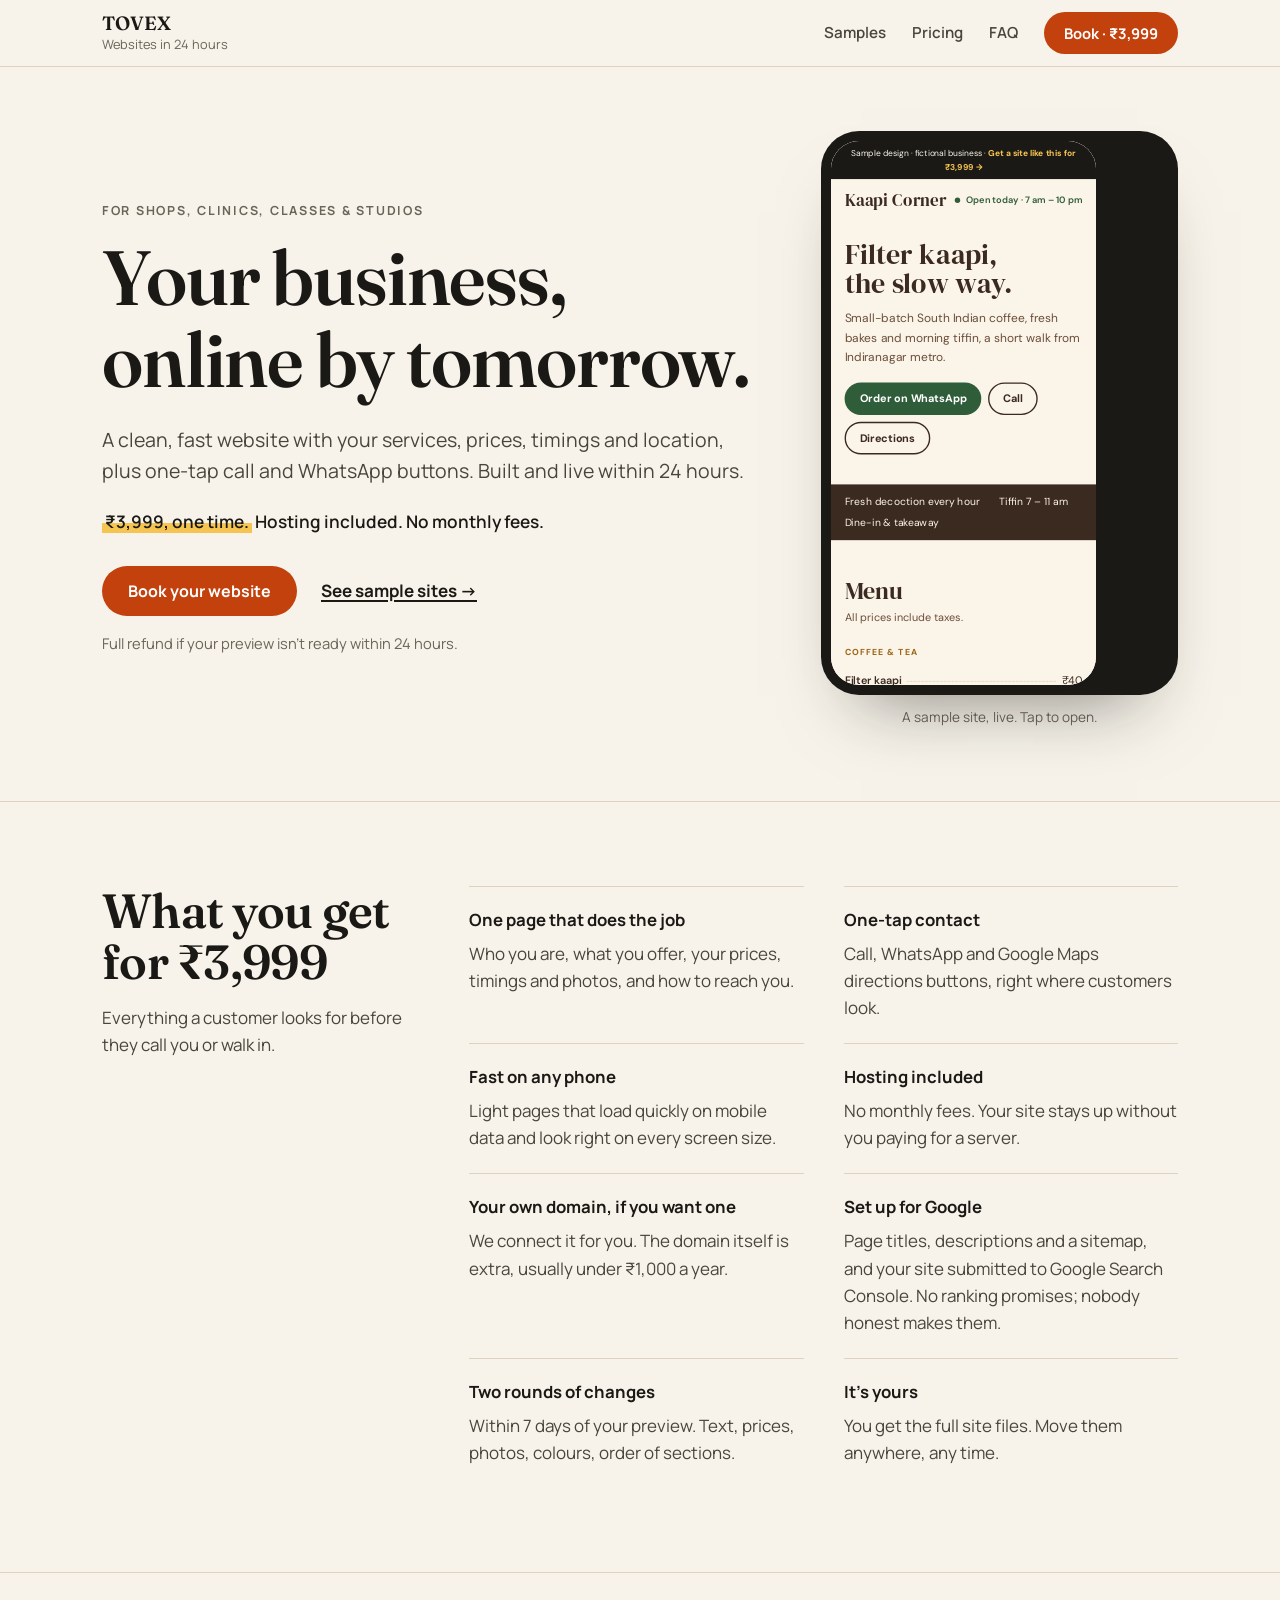
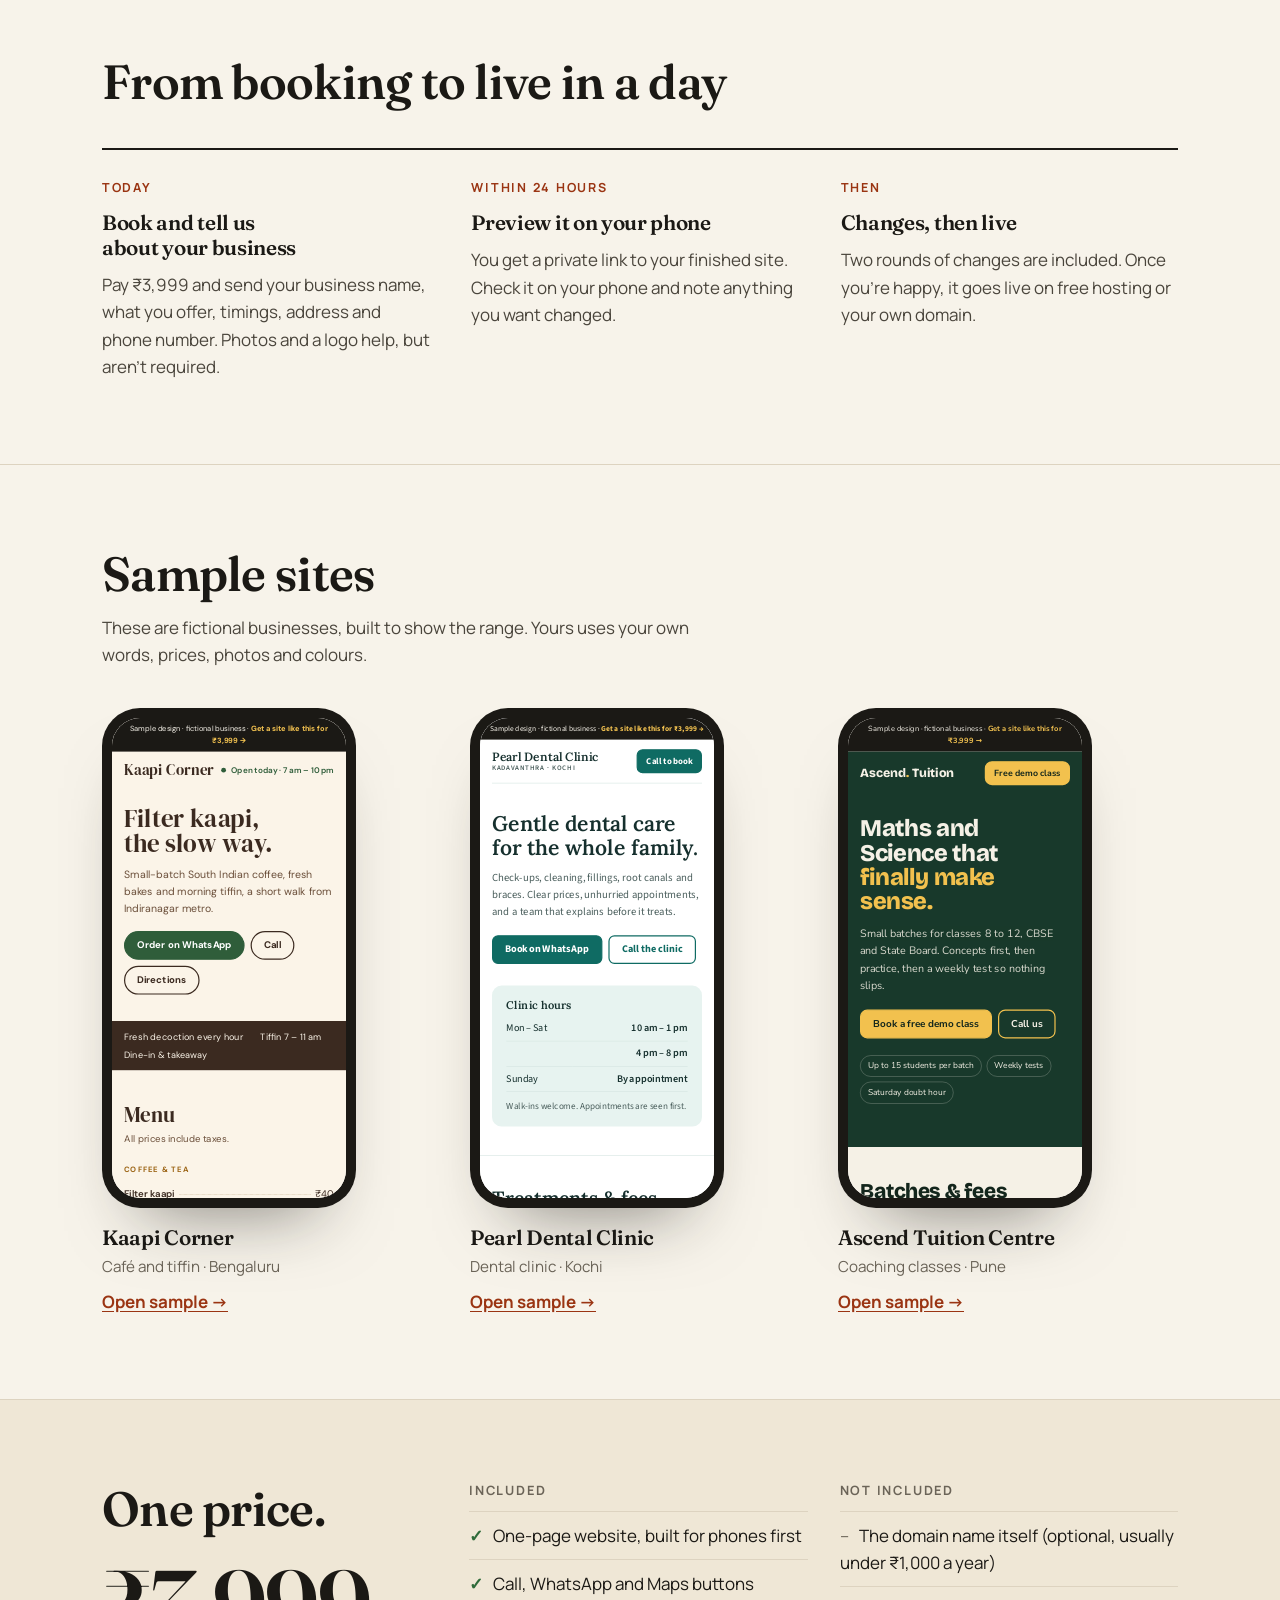
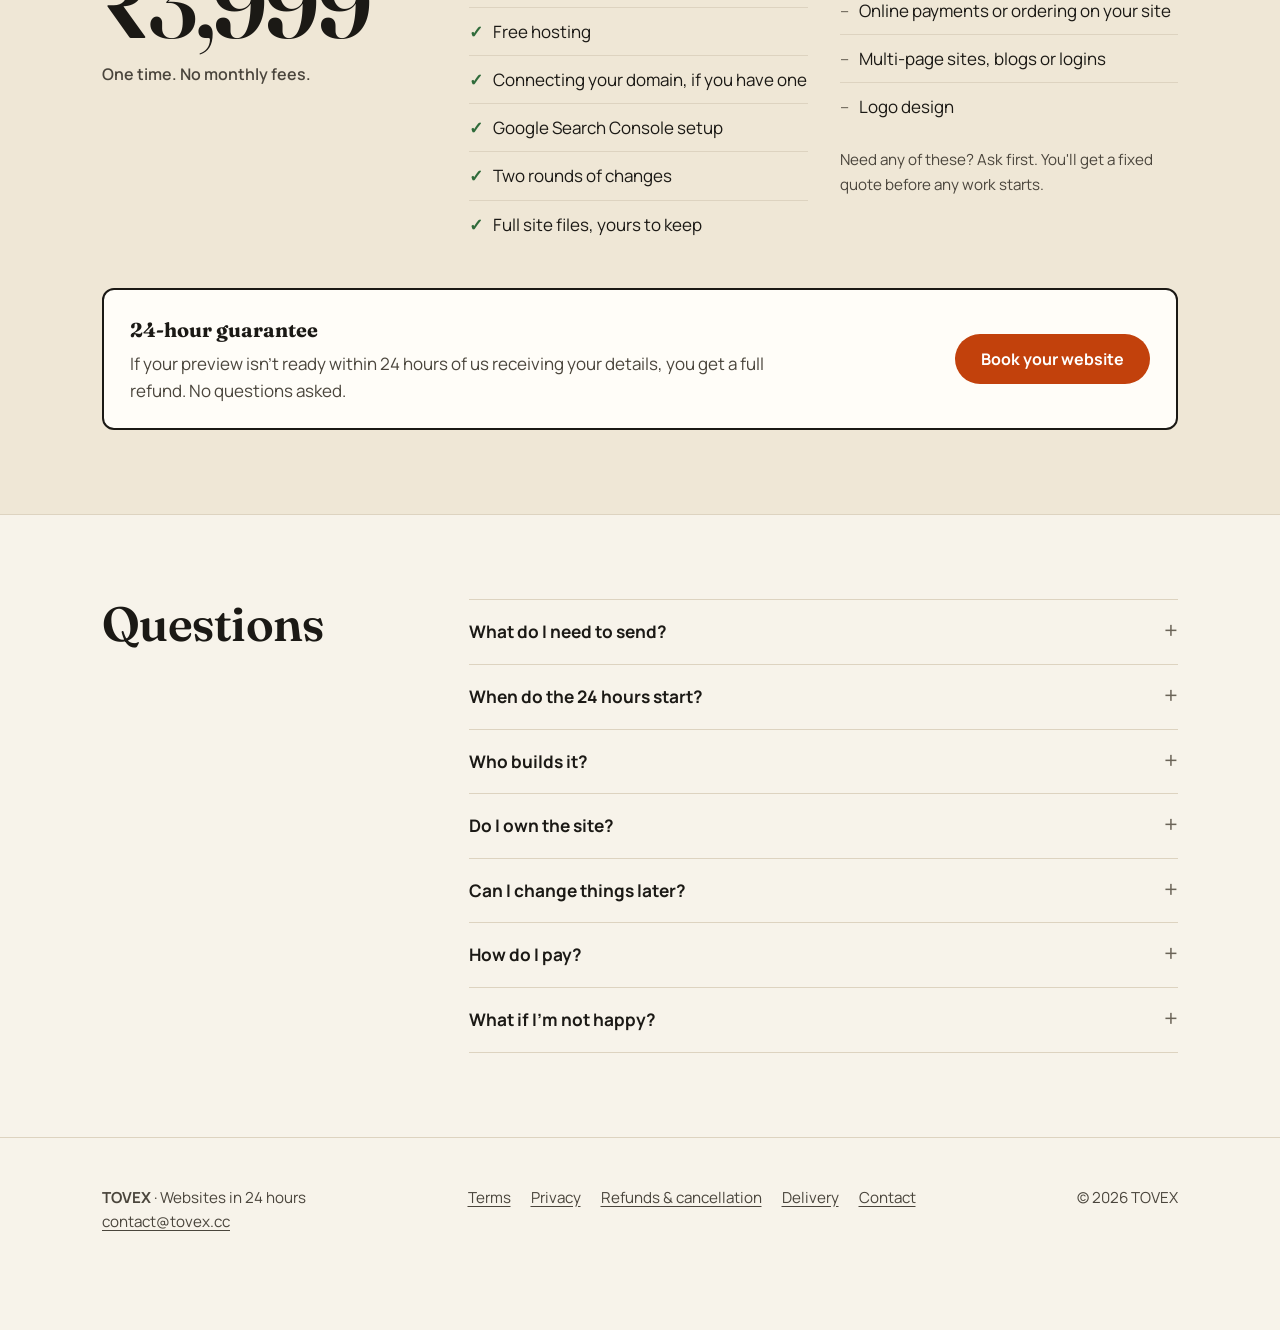
<file: index.html>
<!doctype html>
<html lang="en">
<head>
<meta charset="utf-8">
<meta name="viewport" content="width=device-width, initial-scale=1">
<title>A website for your business, live in 24 hours · ₹3,999 · TOVEX</title>
<meta name="description" content="A clean, fast, mobile-first website for your shop, clinic, class or studio, with call, WhatsApp and Maps buttons. Live in 24 hours. ₹3,999 one time, hosting included.">
<link rel="canonical" href="https://bibin-vr.github.io/websites/">
<meta property="og:type" content="website">
<meta property="og:title" content="Your business, online by tomorrow · ₹3,999">
<meta property="og:description" content="A mobile-first business website with call, WhatsApp and Maps buttons. Live in 24 hours. Hosting included, no monthly fees.">
<meta property="og:url" content="https://bibin-vr.github.io/websites/">
<meta property="og:image" content="https://bibin-vr.github.io/websites/assets/og.png">
<meta property="og:image:width" content="1200">
<meta property="og:image:height" content="630">
<meta name="twitter:card" content="summary_large_image">
<link rel="icon" href="data:image/svg+xml,%3Csvg xmlns='http://www.w3.org/2000/svg' viewBox='0 0 64 64'%3E%3Crect width='64' height='64' rx='14' fill='%23C2410C'/%3E%3Ctext x='32' y='44' font-family='Georgia,serif' font-size='36' font-weight='700' fill='%23fff' text-anchor='middle'%3ET%3C/text%3E%3C/svg%3E">
<link rel="preconnect" href="https://fonts.googleapis.com">
<link rel="preconnect" href="https://fonts.gstatic.com" crossorigin>
<link href="https://fonts.googleapis.com/css2?family=Fraunces:opsz,wght@9..144,500..700&family=Manrope:wght@400;600;700&display=swap" rel="stylesheet">
<link rel="stylesheet" href="assets/site.css">
</head>
<body>
<a class="skip" href="#main">Skip to content</a>

<header class="top">
  <div class="wrap">
    <a class="brand" href="./"><b>TOVEX</b><span>Websites in 24 hours</span></a>
    <nav class="nav" aria-label="Main">
      <a class="link" href="#samples">Samples</a>
      <a class="link" href="#pricing">Pricing</a>
      <a class="link" href="#faq">FAQ</a>
      <a class="btn btn-primary btn-sm" data-book href="#pricing">Book · ₹3,999</a>
    </nav>
  </div>
</header>

<main id="main">

<section class="hero">
  <div class="wrap">
    <div>
      <p class="eyebrow">For shops, clinics, classes &amp; studios</p>
      <h1>Your business, online by tomorrow.</h1>
      <p class="lede">A clean, fast website with your services, prices, timings and location, plus one-tap call and WhatsApp buttons. Built and live within 24 hours.</p>
      <p class="price-line"><mark>₹3,999, one time.</mark> Hosting included. No monthly fees.</p>
      <div class="actions">
        <a class="btn btn-primary" data-book href="#pricing">Book your website</a>
        <a class="textlink" href="#samples">See sample sites →</a>
      </div>
      <p class="fine">Full refund if your preview isn't ready within 24 hours.</p>
    </div>
    <div>
      <div class="phone">
        <span class="phone-screen"><iframe src="samples/cafe/" title="Sample café website preview" tabindex="-1" aria-hidden="true" scrolling="no"></iframe></span>
        <a class="phone-link" href="samples/cafe/"><span class="sr">Open the café sample site</span></a>
      </div>
      <span class="phone-cap">A sample site, live. Tap to open.</span>
    </div>
  </div>
</section>

<section class="section">
  <div class="wrap split">
    <header>
      <h2>What you get for ₹3,999</h2>
      <p>Everything a customer looks for before they call you or walk in.</p>
    </header>
    <dl class="gets">
      <div><dt>One page that does the job</dt><dd>Who you are, what you offer, your prices, timings and photos, and how to reach you.</dd></div>
      <div><dt>One-tap contact</dt><dd>Call, WhatsApp and Google Maps directions buttons, right where customers look.</dd></div>
      <div><dt>Fast on any phone</dt><dd>Light pages that load quickly on mobile data and look right on every screen size.</dd></div>
      <div><dt>Hosting included</dt><dd>No monthly fees. Your site stays up without you paying for a server.</dd></div>
      <div><dt>Your own domain, if you want one</dt><dd>We connect it for you. The domain itself is extra, usually under ₹1,000 a year.</dd></div>
      <div><dt>Set up for Google</dt><dd>Page titles, descriptions and a sitemap, and your site submitted to Google Search Console. No ranking promises; nobody honest makes them.</dd></div>
      <div><dt>Two rounds of changes</dt><dd>Within 7 days of your preview. Text, prices, photos, colours, order of sections.</dd></div>
      <div><dt>It's yours</dt><dd>You get the full site files. Move them anywhere, any time.</dd></div>
    </dl>
  </div>
</section>

<section class="section">
  <div class="wrap">
    <h2>From booking to live in a day</h2>
    <ol class="steps">
      <li>
        <span class="when">Today</span>
        <h3>Book and tell us about your business</h3>
        <p>Pay ₹3,999 and send your business name, what you offer, timings, address and phone number. Photos and a logo help, but aren't required.</p>
      </li>
      <li>
        <span class="when">Within 24 hours</span>
        <h3>Preview it on your phone</h3>
        <p>You get a private link to your finished site. Check it on your phone and note anything you want changed.</p>
      </li>
      <li>
        <span class="when">Then</span>
        <h3>Changes, then live</h3>
        <p>Two rounds of changes are included. Once you're happy, it goes live on free hosting or your own domain.</p>
      </li>
    </ol>
  </div>
</section>

<section class="section" id="samples">
  <div class="wrap">
    <h2>Sample sites</h2>
    <p class="samples-note">These are fictional businesses, built to show the range. Yours uses your own words, prices, photos and colours.</p>
    <div class="samples">
      <article class="sample">
        <div class="phone">
          <span class="phone-screen"><iframe src="samples/cafe/" title="Kaapi Corner sample preview" loading="lazy" tabindex="-1" aria-hidden="true" scrolling="no"></iframe></span>
          <a class="phone-link" href="samples/cafe/"><span class="sr">Open Kaapi Corner sample</span></a>
        </div>
        <h3>Kaapi Corner</h3>
        <p>Café and tiffin · Bengaluru</p>
        <a class="open" href="samples/cafe/">Open sample →</a>
      </article>
      <article class="sample">
        <div class="phone">
          <span class="phone-screen"><iframe src="samples/clinic/" title="Pearl Dental Clinic sample preview" loading="lazy" tabindex="-1" aria-hidden="true" scrolling="no"></iframe></span>
          <a class="phone-link" href="samples/clinic/"><span class="sr">Open Pearl Dental Clinic sample</span></a>
        </div>
        <h3>Pearl Dental Clinic</h3>
        <p>Dental clinic · Kochi</p>
        <a class="open" href="samples/clinic/">Open sample →</a>
      </article>
      <article class="sample">
        <div class="phone">
          <span class="phone-screen"><iframe src="samples/tuition/" title="Ascend Tuition Centre sample preview" loading="lazy" tabindex="-1" aria-hidden="true" scrolling="no"></iframe></span>
          <a class="phone-link" href="samples/tuition/"><span class="sr">Open Ascend Tuition Centre sample</span></a>
        </div>
        <h3>Ascend Tuition Centre</h3>
        <p>Coaching classes · Pune</p>
        <a class="open" href="samples/tuition/">Open sample →</a>
      </article>
    </div>
  </div>
</section>

<section class="section pricing" id="pricing">
  <div class="wrap">
    <div class="price-card">
      <div>
        <h2>One price.</h2>
        <p class="price" style="margin-top:20px">₹3,999<small>One time. No monthly fees.</small></p>
      </div>
      <div>
        <div class="lists">
          <div>
            <h3>Included</h3>
            <ul class="yes">
              <li>One-page website, built for phones first</li>
              <li>Call, WhatsApp and Maps buttons</li>
              <li>Free hosting</li>
              <li>Connecting your domain, if you have one</li>
              <li>Google Search Console setup</li>
              <li>Two rounds of changes</li>
              <li>Full site files, yours to keep</li>
            </ul>
          </div>
          <div>
            <h3>Not included</h3>
            <ul class="no">
              <li>The domain name itself (optional, usually under ₹1,000 a year)</li>
              <li>Online payments or ordering on your site</li>
              <li>Multi-page sites, blogs or logins</li>
              <li>Logo design</li>
            </ul>
            <p class="quote-note">Need any of these? Ask first. You'll get a fixed quote before any work starts.</p>
          </div>
        </div>
      </div>
    </div>
    <div class="guarantee">
      <p><b>24-hour guarantee</b>If your preview isn't ready within 24 hours of us receiving your details, you get a full refund. No questions asked.</p>
      <a class="btn btn-primary" data-book href="#pricing">Book your website</a>
    </div>
  </div>
</section>

<section class="section faq" id="faq">
  <div class="wrap split">
    <header><h2>Questions</h2></header>
    <div>
      <details>
        <summary>What do I need to send?</summary>
        <p>Your business name, what you offer (with prices, if you want them shown), timings, address, and a phone or WhatsApp number. Photos and a logo help, but we can start without them.</p>
      </details>
      <details>
        <summary>When do the 24 hours start?</summary>
        <p>As soon as we have the details above. If anything is missing, we'll ask right away.</p>
      </details>
      <details>
        <summary>Who builds it?</summary>
        <p>TOVEX, based in Ponda, Goa. We build software and automation systems (see <a href="https://tovex.cc" rel="noopener">tovex.cc</a>). We use AI-assisted tools, which is what makes 24 hours possible, and every site is tested on mobile and desktop before you see it.</p>
      </details>
      <details>
        <summary>Do I own the site?</summary>
        <p>Yes. You get the full site files and can move them to any host, any time.</p>
      </details>
      <details>
        <summary>Can I change things later?</summary>
        <p>Two rounds of changes are included within 7 days of your preview. Anything after that gets a fixed quote first, usually a few hundred rupees for small edits.</p>
      </details>
      <details>
        <summary>How do I pay?</summary>
        <p>Online, through a secure payment link: UPI, cards or netbanking. You get a receipt by email.</p>
      </details>
      <details>
        <summary>What if I'm not happy?</summary>
        <p>Use the two rounds of changes. If your preview isn't ready within 24 hours, you get a full refund. Details are in the <a href="refunds.html">refund policy</a>.</p>
      </details>
    </div>
  </div>
</section>

</main>

<footer class="foot">
  <div class="wrap">
    <div>
      <b>TOVEX</b> · Websites in 24 hours<br>
      <a data-email href="#">Email</a>
    </div>
    <nav aria-label="Policies">
      <a href="terms.html">Terms</a>
      <a href="privacy.html">Privacy</a>
      <a href="refunds.html">Refunds &amp; cancellation</a>
      <a href="delivery.html">Delivery</a>
      <a href="contact.html">Contact</a>
    </nav>
    <div>© <span data-year>2026</span> TOVEX</div>
  </div>
</footer>

<div class="mbar">
  <span>₹3,999 · live in 24 hours</span>
  <a class="btn btn-primary btn-sm" data-book href="#pricing">Book</a>
</div>

<script src="assets/config.js"></script>
<script src="assets/main.js"></script>
</body>
</html>
</file>
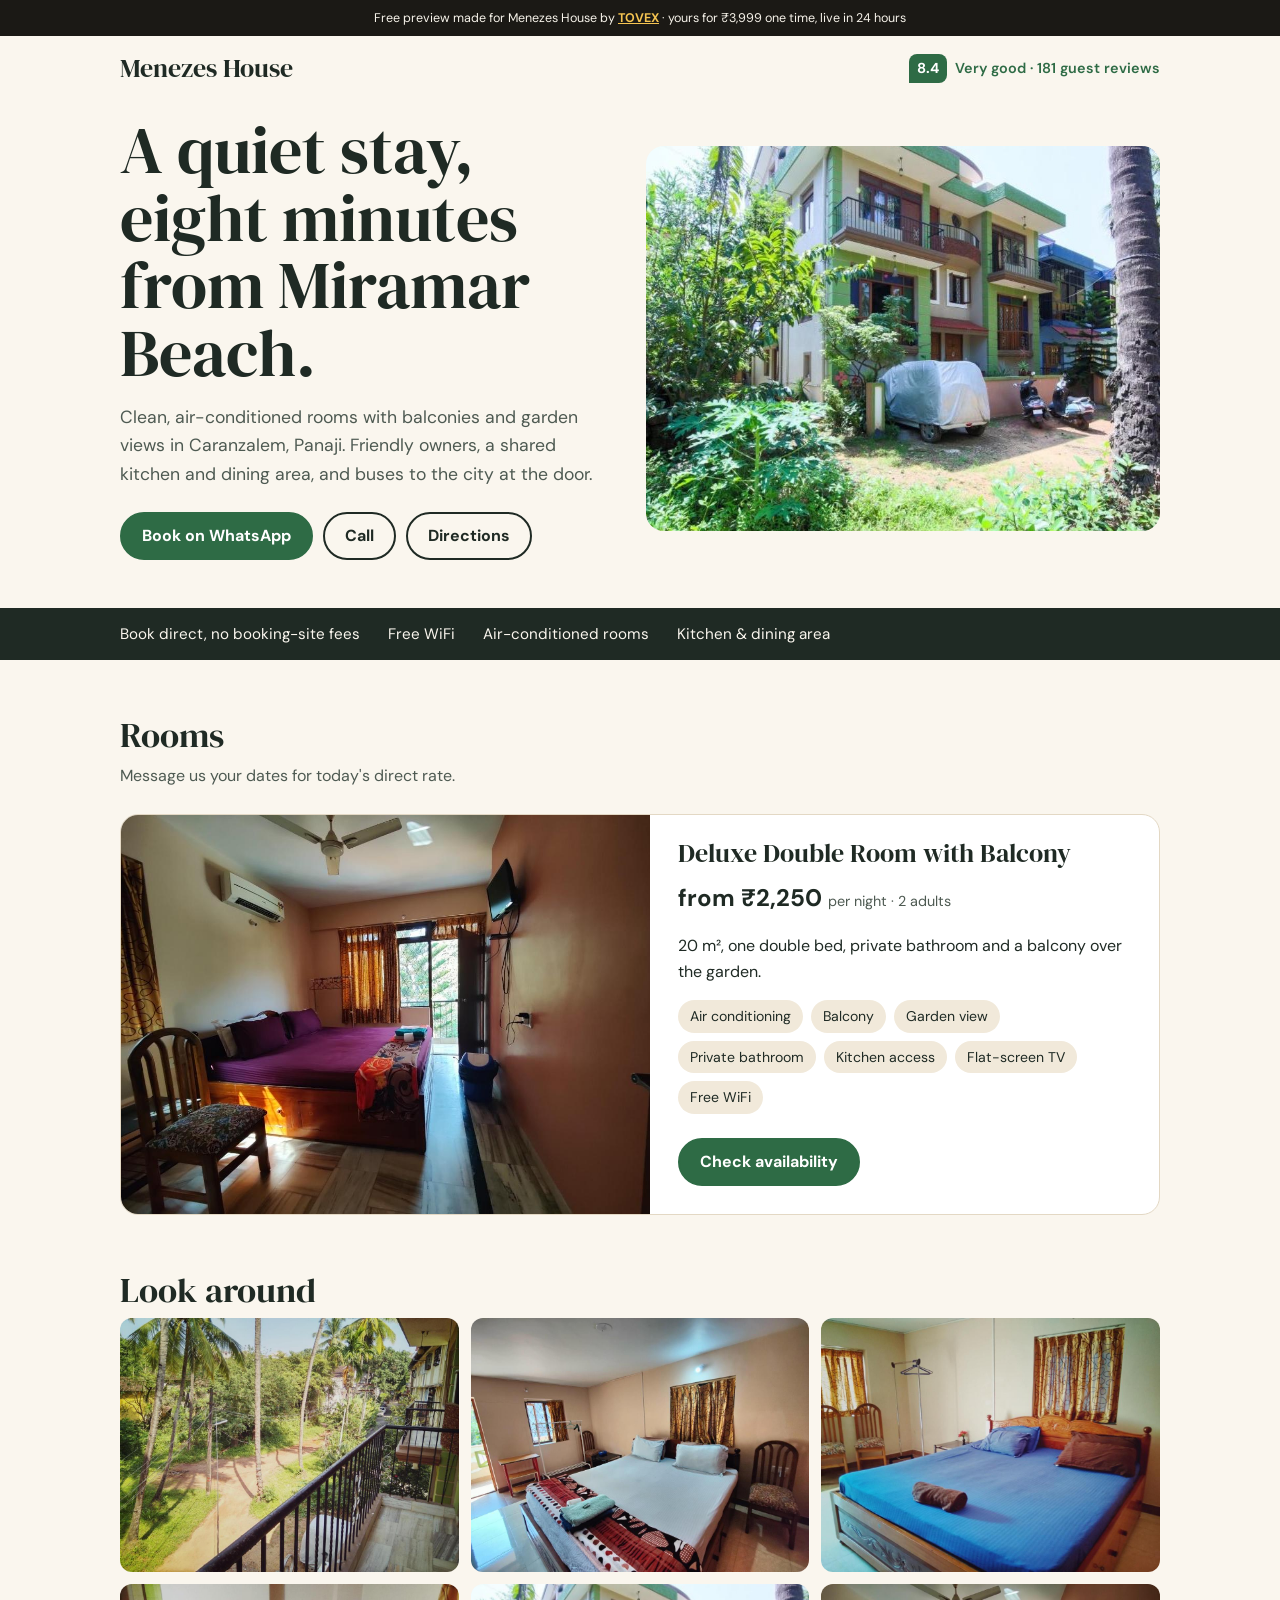
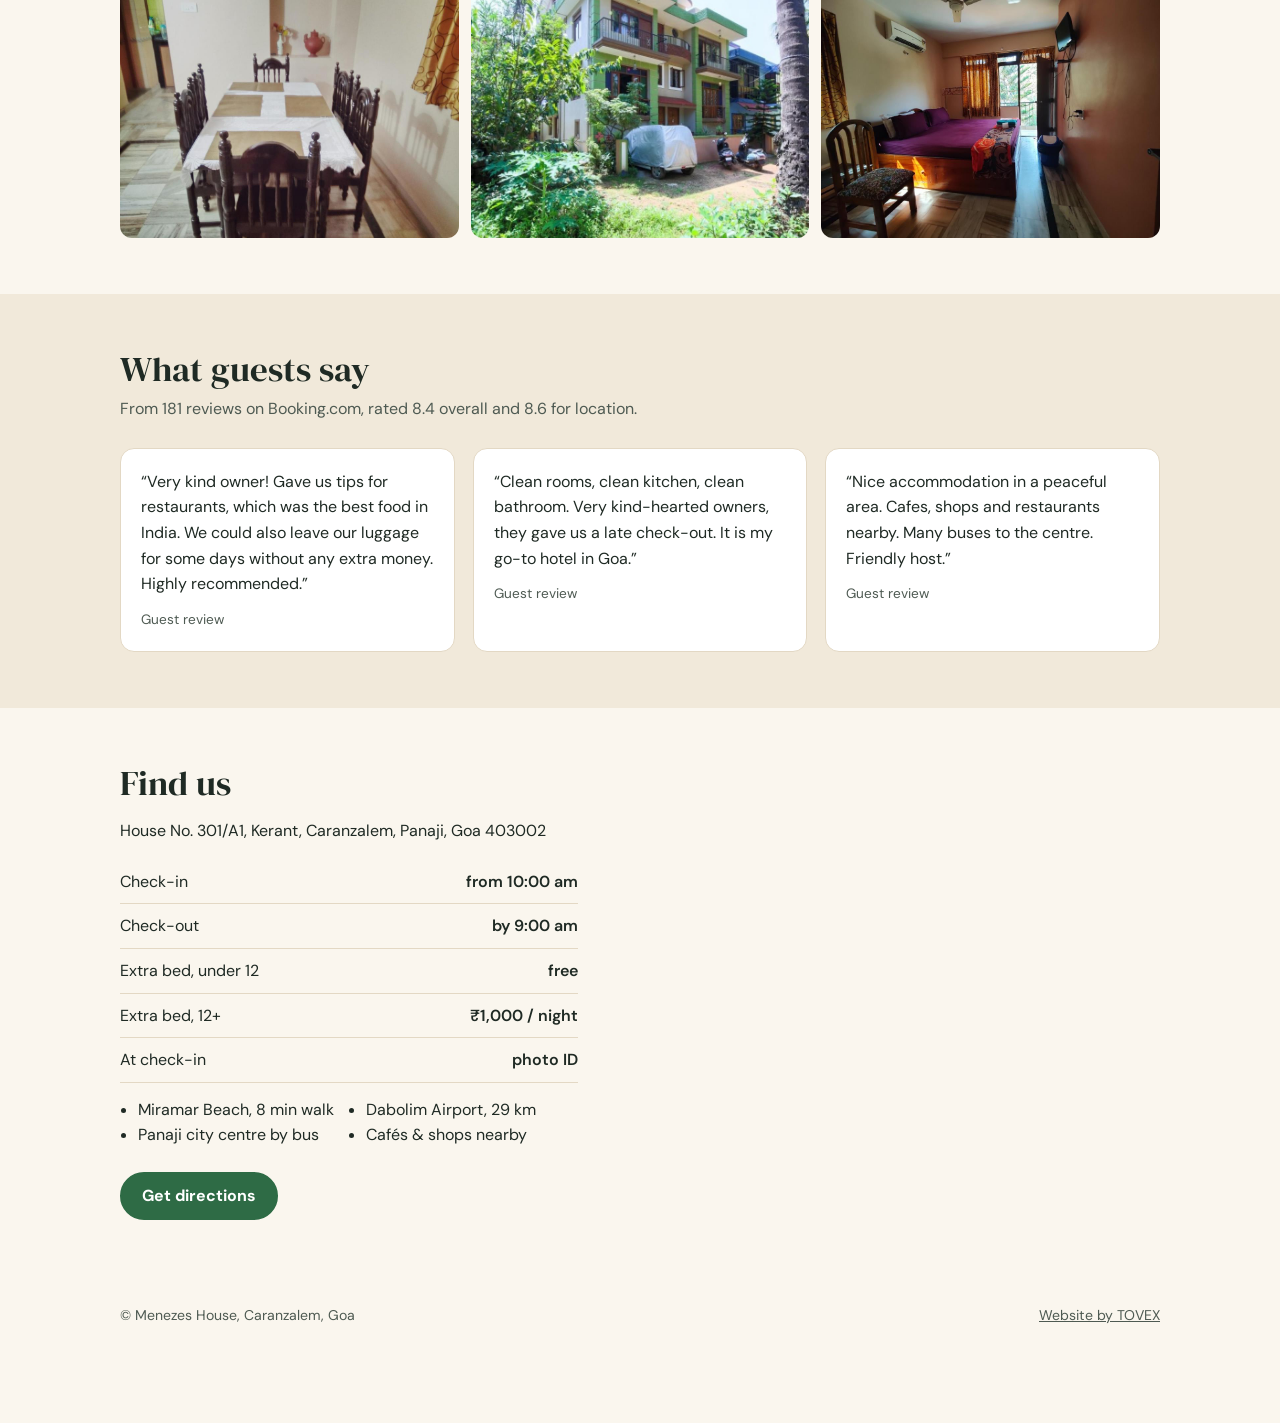
<file: p/menezes-house/index.html>
<!doctype html>
<html lang="en">
<head>
<meta charset="utf-8">
<meta name="viewport" content="width=device-width, initial-scale=1">
<meta name="robots" content="noindex">
<title>Menezes House · Guest house in Caranzalem, Panaji · near Miramar Beach</title>
<meta name="description" content="Clean, air-conditioned rooms with balcony and garden views, 8 minutes' walk from Miramar Beach. Book directly with the owners on WhatsApp.">
<link rel="preconnect" href="https://fonts.googleapis.com">
<link rel="preconnect" href="https://fonts.gstatic.com" crossorigin>
<link href="https://fonts.googleapis.com/css2?family=DM+Sans:opsz,wght@9..40,400;9..40,600;9..40,700&family=DM+Serif+Display&display=swap" rel="stylesheet">
<style>
:root{--sand:#FAF6EE;--sand-2:#F1E9DA;--ink:#1F2A24;--ink-2:#4E5A52;--palm:#2E6B45;--palm-2:#24573A;--sun:#C98A1B;--line:#E3D8C4}
*{box-sizing:border-box}
body{margin:0;background:var(--sand);color:var(--ink);font:400 16px/1.6 "DM Sans",system-ui,sans-serif}
a{color:inherit}
img{display:block;max-width:100%}
:focus-visible{outline:3px solid var(--sun);outline-offset:3px}
.preview-bar{background:#1B1915;color:#F7F3EA;font-size:12.5px;text-align:center;padding:8px 12px}
.preview-bar a{color:#F5C451;font-weight:700}
.wrap{max-width:1080px;margin:0 auto;padding:0 20px}
header.site{display:flex;justify-content:space-between;align-items:center;flex-wrap:wrap;gap:8px 12px;padding:18px 0}
.logo{font:400 1.6rem/1 "DM Serif Display",Georgia,serif;text-decoration:none}
.score{font-size:.9rem;font-weight:600;color:var(--palm);display:flex;align-items:center;gap:8px}
.score b{background:var(--palm);color:#fff;border-radius:8px 8px 8px 0;padding:3px 8px}
.hero{display:grid;grid-template-columns:minmax(0,1fr) minmax(0,1.05fr);gap:36px;align-items:center;padding:16px 0 48px}
.hero h1{font:400 clamp(2.5rem,7vw,4.1rem)/1.03 "DM Serif Display",Georgia,serif;margin:0}
.hero p{font-size:1.1rem;color:var(--ink-2);margin:16px 0 0;max-width:30em}
.hero .photo{border-radius:18px;overflow:hidden;aspect-ratio:4/3}
.hero .photo img{width:100%;height:100%;object-fit:cover}
.cta{display:flex;flex-wrap:wrap;gap:10px;margin-top:24px}
.btn{display:inline-flex;align-items:center;justify-content:center;min-height:48px;padding:0 20px;border-radius:999px;font-weight:700;text-decoration:none;border:2px solid var(--ink)}
.btn-main{background:var(--palm);border-color:var(--palm);color:#fff}
.btn-main:hover{background:var(--palm-2);border-color:var(--palm-2)}
.btn-alt{background:transparent}
.band{background:var(--ink);color:var(--sand);padding:14px 0;font-size:.95rem}
.band .wrap{display:flex;flex-wrap:wrap;gap:6px 28px}
section.block{padding:56px 0}
h2{font:400 2.2rem/1.1 "DM Serif Display",Georgia,serif;margin:0 0 8px}
.note{color:var(--ink-2);margin:0 0 26px}
.room{display:grid;grid-template-columns:minmax(0,1.1fr) minmax(0,1fr);gap:28px;background:#fff;border:1px solid var(--line);border-radius:18px;overflow:hidden}
.room img{width:100%;height:100%;object-fit:cover;min-height:260px}
.room .body{padding:24px 24px 28px 0}
.room h3{font:400 1.6rem/1.15 "DM Serif Display",Georgia,serif;margin:0}
.price{font-size:1.5rem;font-weight:700;margin:10px 0 2px}
.price small{font-size:.9rem;font-weight:400;color:var(--ink-2)}
.tags{display:flex;flex-wrap:wrap;gap:8px;list-style:none;padding:0;margin:16px 0 0}
.tags li{background:var(--sand-2);border-radius:999px;padding:5px 12px;font-size:.88rem}
.gallery{display:grid;grid-template-columns:repeat(3,minmax(0,1fr));gap:12px}
.gallery img{width:100%;height:auto;aspect-ratio:4/3;object-fit:cover;border-radius:12px}
.reviews{background:var(--sand-2)}
.quotes{display:grid;grid-template-columns:repeat(3,minmax(0,1fr));gap:18px}
blockquote{margin:0;background:#fff;border:1px solid var(--line);border-radius:14px;padding:20px}
blockquote p{margin:0}
blockquote cite{display:block;margin-top:12px;font-style:normal;font-size:.85rem;color:var(--ink-2)}
.facts{display:grid;grid-template-columns:minmax(0,1fr) minmax(0,1.2fr);gap:32px;align-items:start}
.rules{width:100%;border-collapse:collapse;margin-top:6px}
.rules td{padding:9px 0;border-bottom:1px solid var(--line);vertical-align:top}
.rules td:last-child{text-align:right;font-weight:600;padding-left:16px}
.near{columns:2;padding-left:18px;margin:14px 0 0}
.map{width:100%;height:320px;border:0;border-radius:14px}
footer{padding:28px 0 96px;font-size:.88rem;color:var(--ink-2)}
footer .wrap{display:flex;flex-wrap:wrap;justify-content:space-between;gap:8px}
.sticky{position:fixed;left:0;right:0;bottom:0;display:none;gap:10px;padding:10px 16px calc(10px + env(safe-area-inset-bottom));background:rgba(250,246,238,.96);border-top:1px solid var(--line)}
.sticky .btn{flex:1}
@media (max-width:820px){
  .hero,.room,.facts{grid-template-columns:1fr}
  .hero .photo{order:-1}
  .room .body{padding:0 20px 24px}
  .gallery,.quotes{grid-template-columns:1fr 1fr}
  .sticky{display:flex}
}
@media (max-width:520px){.gallery,.quotes{grid-template-columns:1fr}.near{columns:1}}
</style>
</head>
<body>
<div class="preview-bar">Free preview made for Menezes House by <a href="../../" target="_top">TOVEX</a> · yours for ₹3,999 one time, live in 24 hours</div>
<div class="wrap">
  <header class="site">
    <a class="logo" href="#">Menezes House</a>
    <span class="score"><b>8.4</b> Very good · 181 guest reviews</span>
  </header>
  <section class="hero">
    <div>
      <h1>A quiet stay, eight minutes from Miramar Beach.</h1>
      <p>Clean, air-conditioned rooms with balconies and garden views in Caranzalem, Panaji. Friendly owners, a shared kitchen and dining area, and buses to the city at the door.</p>
      <div class="cta">
        <a class="btn btn-main" href="https://wa.me/919890936689?text=Hi%2C%20I%27d%20like%20to%20check%20availability%20at%20Menezes%20House.%0ADates%3A%20%0AGuests%3A%20">Book on WhatsApp</a>
        <a class="btn btn-alt" href="tel:+919890936689">Call</a>
        <a class="btn btn-alt" href="#find-us">Directions</a>
      </div>
    </div>
    <div class="photo"><img src="img/house.jpg" alt="Menezes House, a green-and-cream building among palms and garden" width="740" height="640"></div>
  </section>
</div>
<div class="band"><div class="wrap"><span>Book direct, no booking-site fees</span><span>Free WiFi</span><span>Air-conditioned rooms</span><span>Kitchen &amp; dining area</span></div></div>

<section class="block" id="rooms">
  <div class="wrap">
    <h2>Rooms</h2>
    <p class="note">Message us your dates for today's direct rate.</p>
    <article class="room">
      <img src="img/room-ac.jpg" alt="Deluxe double room with air conditioning and balcony door" width="1024" height="768" loading="lazy">
      <div class="body">
        <h3>Deluxe Double Room with Balcony</h3>
        <p class="price">from ₹2,250 <small>per night · 2 adults</small></p>
        <p>20 m², one double bed, private bathroom and a balcony over the garden.</p>
        <ul class="tags">
          <li>Air conditioning</li><li>Balcony</li><li>Garden view</li><li>Private bathroom</li><li>Kitchen access</li><li>Flat-screen TV</li><li>Free WiFi</li>
        </ul>
        <div class="cta"><a class="btn btn-main" href="https://wa.me/919890936689?text=Hi%2C%20is%20the%20Deluxe%20Double%20Room%20available%3F%0ADates%3A%20">Check availability</a></div>
      </div>
    </article>
  </div>
</section>

<section class="block" style="padding-top:0">
  <div class="wrap">
    <h2>Look around</h2>
    <div class="gallery">
      <img src="img/balcony.jpg" alt="Balcony view over palms and a garden lane" width="1024" height="768" loading="lazy">
      <img src="img/room-garden.jpg" alt="Bright double room with garden window" width="1024" height="768" loading="lazy">
      <img src="img/room-blue.jpg" alt="Double room with wooden bed" width="1024" height="768" loading="lazy">
      <img src="img/dining.jpg" alt="Six-seat dining table" width="1024" height="768" loading="lazy">
      <img src="img/house.jpg" alt="The house from the garden" width="740" height="640" loading="lazy">
      <img src="img/room-ac.jpg" alt="Room with balcony door and air conditioning" width="1024" height="768" loading="lazy">
    </div>
  </div>
</section>

<section class="block reviews">
  <div class="wrap">
    <h2>What guests say</h2>
    <p class="note">From 181 reviews on Booking.com, rated 8.4 overall and 8.6 for location.</p>
    <div class="quotes">
      <blockquote><p>“Very kind owner! Gave us tips for restaurants, which was the best food in India. We could also leave our luggage for some days without any extra money. Highly recommended.”</p><cite>Guest review</cite></blockquote>
      <blockquote><p>“Clean rooms, clean kitchen, clean bathroom. Very kind-hearted owners, they gave us a late check-out. It is my go-to hotel in Goa.”</p><cite>Guest review</cite></blockquote>
      <blockquote><p>“Nice accommodation in a peaceful area. Cafes, shops and restaurants nearby. Many buses to the centre. Friendly host.”</p><cite>Guest review</cite></blockquote>
    </div>
  </div>
</section>

<section class="block" id="find-us">
  <div class="wrap facts">
    <div>
      <h2>Find us</h2>
      <p>House No. 301/A1, Kerant, Caranzalem, Panaji, Goa 403002</p>
      <table class="rules">
        <tr><td>Check-in</td><td>from 10:00 am</td></tr>
        <tr><td>Check-out</td><td>by 9:00 am</td></tr>
        <tr><td>Extra bed, under 12</td><td>free</td></tr>
        <tr><td>Extra bed, 12+</td><td>₹1,000 / night</td></tr>
        <tr><td>At check-in</td><td>photo ID</td></tr>
      </table>
      <ul class="near">
        <li>Miramar Beach, 8 min walk</li><li>Panaji city centre by bus</li><li>Dabolim Airport, 29 km</li><li>Cafés &amp; shops nearby</li>
      </ul>
      <div class="cta"><a class="btn btn-main" href="https://www.google.com/maps/dir/?api=1&amp;destination=Menezes%20House%2C%20Caranzalem%2C%20Panaji%2C%20Goa">Get directions</a></div>
    </div>
    <iframe class="map" title="Map of Menezes House, Caranzalem" loading="lazy" referrerpolicy="no-referrer-when-downgrade" src="https://maps.google.com/maps?q=Menezes%20House%2C%20Caranzalem%2C%20Panaji%2C%20Goa&amp;z=15&amp;output=embed"></iframe>
  </div>
</section>

<footer><div class="wrap"><span>© Menezes House, Caranzalem, Goa</span><a href="../../" target="_top">Website by TOVEX</a></div></footer>
<div class="sticky">
  <a class="btn btn-main" href="https://wa.me/919890936689?text=Hi%2C%20I%27d%20like%20to%20check%20availability%20at%20Menezes%20House.">WhatsApp</a>
  <a class="btn btn-alt" href="tel:+919890936689">Call</a>
</div>
</body>
</html>
</file>
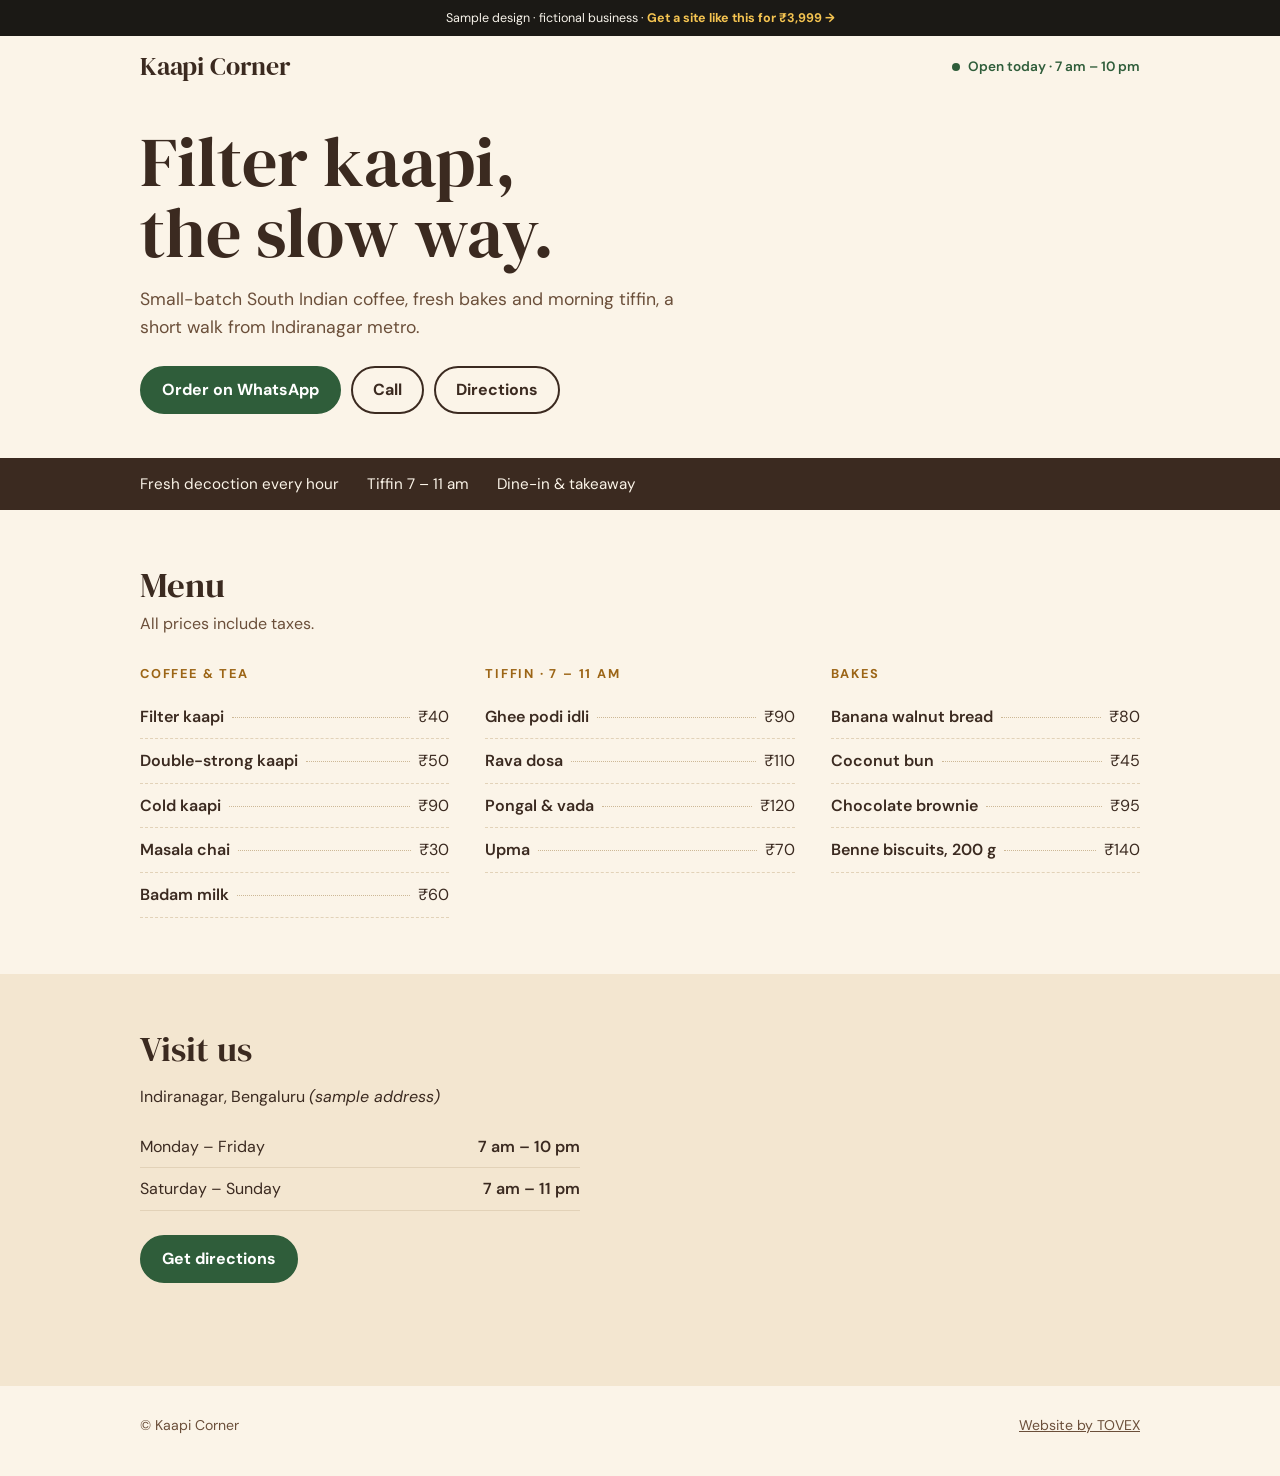
<file: samples/cafe/index.html>
<!doctype html>
<html lang="en">
<head>
<meta charset="utf-8">
<meta name="viewport" content="width=device-width, initial-scale=1">
<meta name="robots" content="noindex">
<title>Kaapi Corner · Filter coffee &amp; tiffin, Indiranagar (sample site)</title>
<link rel="preconnect" href="https://fonts.googleapis.com">
<link rel="preconnect" href="https://fonts.gstatic.com" crossorigin>
<link href="https://fonts.googleapis.com/css2?family=DM+Sans:opsz,wght@9..40,400;9..40,600;9..40,700&family=DM+Serif+Display&display=swap" rel="stylesheet">
<style>
:root{--cream:#FBF4E8;--cream-2:#F3E6D0;--coffee:#3B2A20;--coffee-2:#6B4F3A;--leaf:#2F5D3A;--brass:#9C6516;--line:#E2D2B8}
*{box-sizing:border-box}
body{margin:0;background:var(--cream);color:var(--coffee);font:400 16px/1.6 "DM Sans",system-ui,sans-serif}
a{color:inherit}
:focus-visible{outline:3px solid var(--brass);outline-offset:3px}
.sample-bar{display:block;background:#1B1915;color:#F7F3EA;font-size:12.5px;text-align:center;padding:8px 12px;text-decoration:none}
.sample-bar b{color:#F5C451}
.wrap{max-width:1040px;margin:0 auto;padding:0 20px}
header.site{display:flex;justify-content:space-between;align-items:center;flex-wrap:wrap;gap:8px 12px;padding:18px 0}
.logo{font:400 1.6rem/1 "DM Serif Display",Georgia,serif;text-decoration:none}
.open-now{font-size:.85rem;font-weight:600;color:var(--leaf);display:flex;align-items:center;gap:8px}
.open-now::before{content:"";width:8px;height:8px;border-radius:50%;background:var(--leaf)}
.hero{padding:28px 0 44px}
.hero h1{font:400 clamp(2.6rem,9vw,4.4rem)/1.02 "DM Serif Display",Georgia,serif;margin:0;max-width:12ch}
.hero p{font-size:1.1rem;color:var(--coffee-2);max-width:32em;margin:16px 0 0}
.cta{display:flex;flex-wrap:wrap;gap:10px;margin-top:24px}
.btn{display:inline-flex;align-items:center;min-height:48px;padding:0 20px;border-radius:999px;font-weight:700;text-decoration:none;border:2px solid var(--coffee)}
.btn-main{background:var(--leaf);border-color:var(--leaf);color:#fff}
.btn-alt{background:transparent;color:var(--coffee)}
.band{background:var(--coffee);color:var(--cream);padding:14px 0;font-size:.95rem}
.band .wrap{display:flex;flex-wrap:wrap;gap:6px 28px}
.menu{padding:56px 0}
.menu h2,.visit h2{font:400 2.2rem/1.1 "DM Serif Display",Georgia,serif;margin:0 0 6px}
.menu .note{color:var(--coffee-2);margin:0 0 28px}
.cols{display:grid;grid-template-columns:repeat(3,minmax(0,1fr));gap:36px}
.cols h3{font-size:.8rem;letter-spacing:.14em;text-transform:uppercase;color:var(--brass);margin:0 0 10px}
.item{display:flex;align-items:baseline;gap:8px;padding:9px 0;border-bottom:1px dashed var(--line)}
.item .name{font-weight:600}
.item .dots{flex:1;border-bottom:1px dotted #CDB896;transform:translateY(-4px)}
.visit{background:var(--cream-2);padding:56px 0}
.visit .grid{display:grid;grid-template-columns:minmax(0,1fr) minmax(0,1.2fr);gap:32px;align-items:start}
.hours{width:100%;border-collapse:collapse;margin-top:14px}
.hours td{padding:8px 0;border-bottom:1px solid var(--line)}
.hours td:last-child{text-align:right;font-weight:600}
.map{width:100%;height:300px;border:0;border-radius:14px}
footer{padding:28px 0 40px;font-size:.88rem;color:var(--coffee-2)}
footer .wrap{display:flex;flex-wrap:wrap;justify-content:space-between;gap:8px}
.toast{position:fixed;left:50%;bottom:20px;transform:translateX(-50%);background:#1B1915;color:#fff;padding:12px 16px;border-radius:10px;font-size:.9rem;width:max-content;max-width:90vw;opacity:0;pointer-events:none;transition:opacity .2s}
.toast.show{opacity:1}
@media (max-width:760px){.cols,.visit .grid{grid-template-columns:1fr;gap:24px}}
@media (prefers-reduced-motion:reduce){.toast{transition:none}}
</style>
</head>
<body>
<a class="sample-bar" href="../../#pricing" target="_top">Sample design · fictional business · <b>Get a site like this for ₹3,999 →</b></a>
<div class="wrap">
  <header class="site">
    <a class="logo" href="#">Kaapi Corner</a>
    <span class="open-now">Open today · 7 am – 10 pm</span>
  </header>
  <section class="hero">
    <h1>Filter kaapi, the slow way.</h1>
    <p>Small-batch South Indian coffee, fresh bakes and morning tiffin, a short walk from Indiranagar metro.</p>
    <div class="cta">
      <a class="btn btn-main" href="#" data-demo="opens a WhatsApp chat with you">Order on WhatsApp</a>
      <a class="btn btn-alt" href="#" data-demo="calls your number">Call</a>
      <a class="btn btn-alt" href="#visit">Directions</a>
    </div>
  </section>
</div>
<div class="band"><div class="wrap"><span>Fresh decoction every hour</span><span>Tiffin 7 – 11 am</span><span>Dine-in &amp; takeaway</span></div></div>
<section class="menu">
  <div class="wrap">
    <h2>Menu</h2>
    <p class="note">All prices include taxes.</p>
    <div class="cols">
      <div>
        <h3>Coffee &amp; tea</h3>
        <div class="item"><span class="name">Filter kaapi</span><span class="dots"></span><span>₹40</span></div>
        <div class="item"><span class="name">Double-strong kaapi</span><span class="dots"></span><span>₹50</span></div>
        <div class="item"><span class="name">Cold kaapi</span><span class="dots"></span><span>₹90</span></div>
        <div class="item"><span class="name">Masala chai</span><span class="dots"></span><span>₹30</span></div>
        <div class="item"><span class="name">Badam milk</span><span class="dots"></span><span>₹60</span></div>
      </div>
      <div>
        <h3>Tiffin · 7 – 11 am</h3>
        <div class="item"><span class="name">Ghee podi idli</span><span class="dots"></span><span>₹90</span></div>
        <div class="item"><span class="name">Rava dosa</span><span class="dots"></span><span>₹110</span></div>
        <div class="item"><span class="name">Pongal &amp; vada</span><span class="dots"></span><span>₹120</span></div>
        <div class="item"><span class="name">Upma</span><span class="dots"></span><span>₹70</span></div>
      </div>
      <div>
        <h3>Bakes</h3>
        <div class="item"><span class="name">Banana walnut bread</span><span class="dots"></span><span>₹80</span></div>
        <div class="item"><span class="name">Coconut bun</span><span class="dots"></span><span>₹45</span></div>
        <div class="item"><span class="name">Chocolate brownie</span><span class="dots"></span><span>₹95</span></div>
        <div class="item"><span class="name">Benne biscuits, 200 g</span><span class="dots"></span><span>₹140</span></div>
      </div>
    </div>
  </div>
</section>
<section class="visit" id="visit">
  <div class="wrap grid">
    <div>
      <h2>Visit us</h2>
      <p>Indiranagar, Bengaluru <em>(sample address)</em></p>
      <table class="hours">
        <tr><td>Monday – Friday</td><td>7 am – 10 pm</td></tr>
        <tr><td>Saturday – Sunday</td><td>7 am – 11 pm</td></tr>
      </table>
      <div class="cta">
        <a class="btn btn-main" href="#" data-demo="opens Google Maps directions to your shop">Get directions</a>
      </div>
    </div>
    <iframe class="map" title="Map of Indiranagar, Bengaluru" loading="lazy" referrerpolicy="no-referrer-when-downgrade" src="https://maps.google.com/maps?q=Indiranagar%2C%20Bengaluru&amp;z=14&amp;output=embed"></iframe>
  </div>
</section>
<footer><div class="wrap"><span>© Kaapi Corner</span><a href="../../" target="_top">Website by TOVEX</a></div></footer>
<div class="toast" role="status" aria-live="polite"></div>
<script>
document.querySelectorAll('[data-demo]').forEach(function (a) {
  a.addEventListener('click', function (e) {
    e.preventDefault();
    var t = document.querySelector('.toast');
    t.textContent = 'Sample site. On your site, this button ' + a.dataset.demo + '.';
    t.classList.add('show');
    clearTimeout(window.__t); window.__t = setTimeout(function () { t.classList.remove('show'); }, 2800);
  });
});
</script>
</body>
</html>
</file>
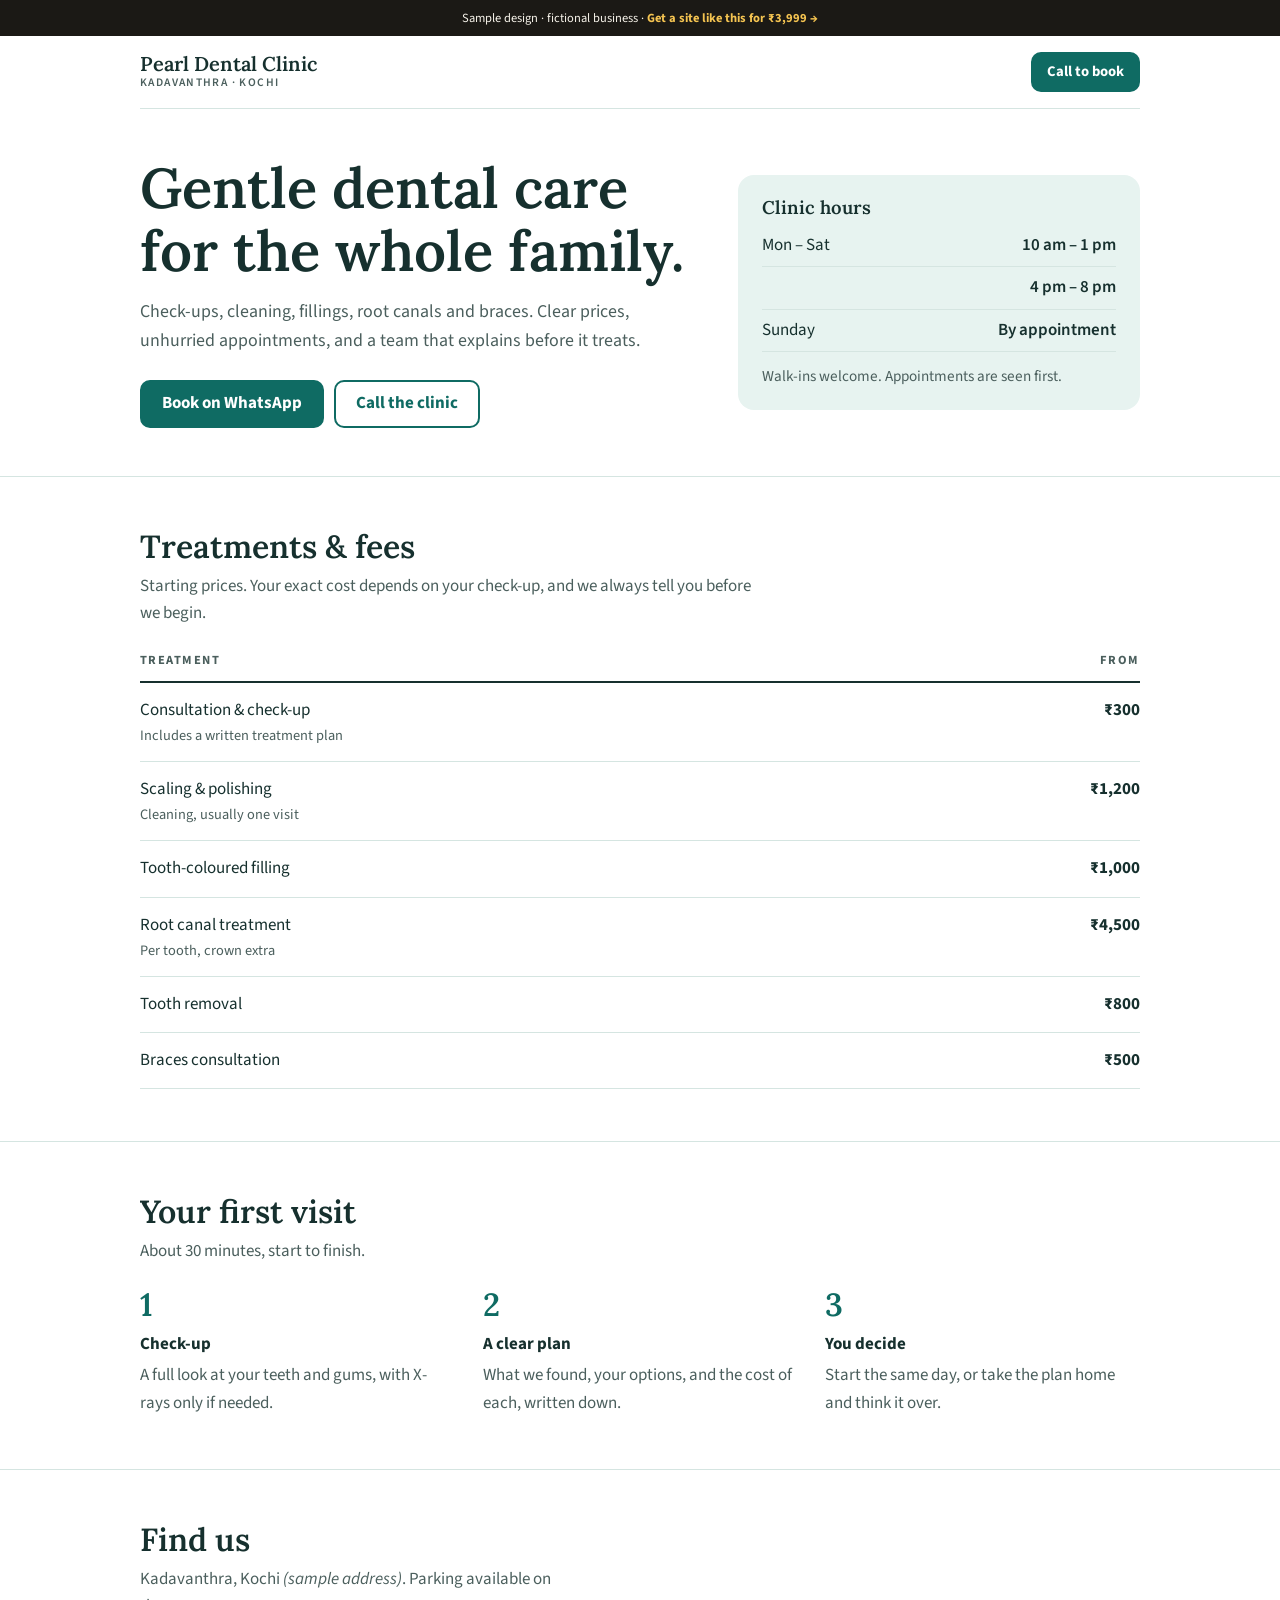
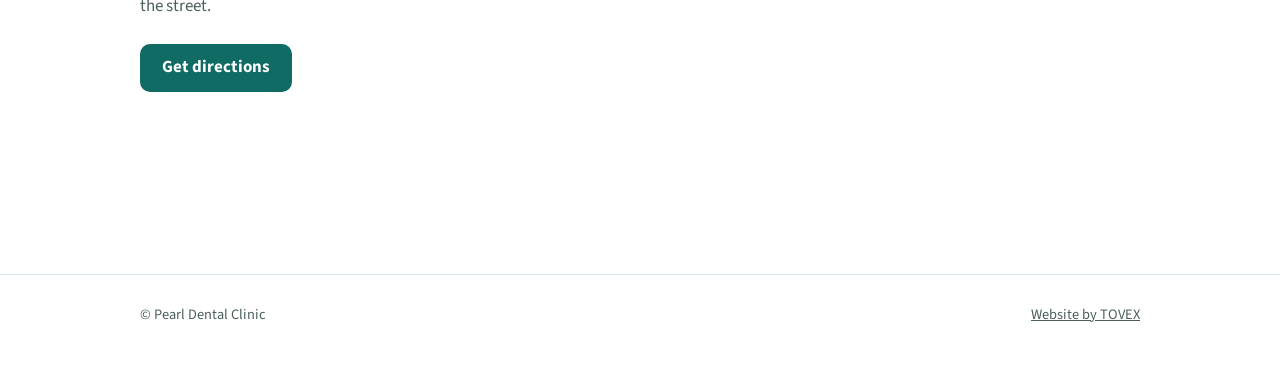
<file: samples/clinic/index.html>
<!doctype html>
<html lang="en">
<head>
<meta charset="utf-8">
<meta name="viewport" content="width=device-width, initial-scale=1">
<meta name="robots" content="noindex">
<title>Pearl Dental Clinic · Kadavanthra, Kochi (sample site)</title>
<link rel="preconnect" href="https://fonts.googleapis.com">
<link rel="preconnect" href="https://fonts.gstatic.com" crossorigin>
<link href="https://fonts.googleapis.com/css2?family=Lora:wght@500;600&family=Source+Sans+3:wght@400;600;700&display=swap" rel="stylesheet">
<style>
:root{--ink:#16302E;--ink-2:#4B5F5D;--sea:#0F6B63;--sea-2:#0B524C;--mint:#E7F3F0;--line:#D5E5E1;--bg:#FFFFFF}
*{box-sizing:border-box}
body{margin:0;background:var(--bg);color:var(--ink);font:400 17px/1.6 "Source Sans 3",system-ui,sans-serif}
a{color:var(--sea)}
:focus-visible{outline:3px solid var(--sea);outline-offset:3px}
.sample-bar{display:block;background:#1B1915;color:#F7F3EA;font-size:12.5px;text-align:center;padding:8px 12px;text-decoration:none}
.sample-bar b{color:#F5C451}
.wrap{max-width:1040px;margin:0 auto;padding:0 20px}
h1,h2{font-family:"Lora",Georgia,serif;font-weight:600;line-height:1.12;margin:0}
header.site{display:flex;justify-content:space-between;align-items:center;gap:12px;padding:16px 0;border-bottom:1px solid var(--line)}
.logo{text-decoration:none;color:var(--ink);font:600 1.25rem/1.1 "Lora",Georgia,serif}
.logo small{display:block;font:600 .72rem/1.4 "Source Sans 3",sans-serif;letter-spacing:.12em;text-transform:uppercase;color:var(--ink-2)}
.btn{display:inline-flex;align-items:center;justify-content:center;min-height:48px;padding:0 20px;border-radius:10px;font-weight:700;text-decoration:none;border:2px solid var(--sea)}
.btn-main{background:var(--sea);color:#fff}
.btn-main:hover{background:var(--sea-2)}
.btn-alt{color:var(--sea);background:#fff}
.btn-sm{min-height:40px;padding:0 14px;font-size:.92rem}
.hero{display:grid;grid-template-columns:minmax(0,1.4fr) minmax(0,1fr);gap:36px;align-items:center;padding:48px 0}
.hero h1{font-size:clamp(2.2rem,6.4vw,3.5rem)}
.hero p{color:var(--ink-2);font-size:1.12rem;margin:16px 0 0;max-width:30em}
.cta{display:flex;flex-wrap:wrap;gap:10px;margin-top:24px}
.card{background:var(--mint);border-radius:16px;padding:22px 24px}
.card h2{font-size:1.15rem;margin-bottom:8px}
.card table{width:100%;border-collapse:collapse}
.card td{padding:7px 0;border-bottom:1px solid var(--line)}
.card td:last-child{text-align:right;font-weight:600}
.card p{margin:12px 0 0;font-size:.95rem;color:var(--ink-2)}
section.block{padding:52px 0;border-top:1px solid var(--line)}
section.block h2{font-size:2rem}
.lead{color:var(--ink-2);margin:8px 0 24px;max-width:36em}
.fees{width:100%;border-collapse:collapse}
.fees th{text-align:left;font-size:.78rem;letter-spacing:.12em;text-transform:uppercase;color:var(--ink-2);padding:0 0 10px;border-bottom:2px solid var(--ink)}
.fees th:last-child,.fees td:last-child{text-align:right}
.fees td{padding:14px 0;border-bottom:1px solid var(--line);vertical-align:top}
.fees td small{display:block;color:var(--ink-2);font-size:.9rem}
.fees td:last-child{font-weight:700;white-space:nowrap;padding-left:16px}
.steps{list-style:none;margin:0;padding:0;counter-reset:s;display:grid;grid-template-columns:repeat(3,minmax(0,1fr));gap:28px}
.steps li{counter-increment:s}
.steps li::before{content:counter(s);display:block;font:600 2rem/1 "Lora",Georgia,serif;color:var(--sea);margin-bottom:10px}
.steps b{display:block;margin-bottom:4px}
.steps span{color:var(--ink-2)}
.visit{display:grid;grid-template-columns:minmax(0,1fr) minmax(0,1.3fr);gap:32px;align-items:start}
.map{width:100%;height:300px;border:0;border-radius:16px}
footer{padding:28px 0 40px;border-top:1px solid var(--line);font-size:.9rem;color:var(--ink-2)}
footer .wrap{display:flex;flex-wrap:wrap;justify-content:space-between;gap:8px}
footer a{color:var(--ink-2)}
.toast{position:fixed;left:50%;bottom:20px;transform:translateX(-50%);background:#1B1915;color:#fff;padding:12px 16px;border-radius:10px;font-size:.9rem;width:max-content;max-width:90vw;opacity:0;pointer-events:none;transition:opacity .2s}
.toast.show{opacity:1}
@media (max-width:780px){.hero,.visit{grid-template-columns:1fr}.steps{grid-template-columns:1fr;gap:18px}.hide-sm{display:none}}
@media (prefers-reduced-motion:reduce){.toast{transition:none}}
</style>
</head>
<body>
<a class="sample-bar" href="../../#pricing" target="_top">Sample design · fictional business · <b>Get a site like this for ₹3,999 →</b></a>
<div class="wrap">
  <header class="site">
    <a class="logo" href="#">Pearl Dental Clinic<small>Kadavanthra · Kochi</small></a>
    <a class="btn btn-main btn-sm" href="#" data-demo="calls your clinic">Call to book</a>
  </header>
  <section class="hero">
    <div>
      <h1>Gentle dental care for the whole family.</h1>
      <p>Check-ups, cleaning, fillings, root canals and braces. Clear prices, unhurried appointments, and a team that explains before it treats.</p>
      <div class="cta">
        <a class="btn btn-main" href="#" data-demo="opens a WhatsApp chat to book an appointment">Book on WhatsApp</a>
        <a class="btn btn-alt" href="#" data-demo="calls your clinic">Call the clinic</a>
      </div>
    </div>
    <aside class="card" aria-label="Clinic timings">
      <h2>Clinic hours</h2>
      <table>
        <tr><td>Mon – Sat</td><td>10 am – 1 pm</td></tr>
        <tr><td></td><td>4 pm – 8 pm</td></tr>
        <tr><td>Sunday</td><td>By appointment</td></tr>
      </table>
      <p>Walk-ins welcome. Appointments are seen first.</p>
    </aside>
  </section>
</div>

<section class="block">
  <div class="wrap">
    <h2>Treatments &amp; fees</h2>
    <p class="lead">Starting prices. Your exact cost depends on your check-up, and we always tell you before we begin.</p>
    <table class="fees">
      <thead><tr><th>Treatment</th><th>From</th></tr></thead>
      <tbody>
        <tr><td>Consultation &amp; check-up<small>Includes a written treatment plan</small></td><td>₹300</td></tr>
        <tr><td>Scaling &amp; polishing<small>Cleaning, usually one visit</small></td><td>₹1,200</td></tr>
        <tr><td>Tooth-coloured filling</td><td>₹1,000</td></tr>
        <tr><td>Root canal treatment<small>Per tooth, crown extra</small></td><td>₹4,500</td></tr>
        <tr><td>Tooth removal</td><td>₹800</td></tr>
        <tr><td>Braces consultation</td><td>₹500</td></tr>
      </tbody>
    </table>
  </div>
</section>

<section class="block">
  <div class="wrap">
    <h2>Your first visit</h2>
    <p class="lead">About 30 minutes, start to finish.</p>
    <ol class="steps">
      <li><b>Check-up</b><span>A full look at your teeth and gums, with X-rays only if needed.</span></li>
      <li><b>A clear plan</b><span>What we found, your options, and the cost of each, written down.</span></li>
      <li><b>You decide</b><span>Start the same day, or take the plan home and think it over.</span></li>
    </ol>
  </div>
</section>

<section class="block">
  <div class="wrap visit">
    <div>
      <h2>Find us</h2>
      <p class="lead">Kadavanthra, Kochi <em>(sample address)</em>. Parking available on the street.</p>
      <div class="cta">
        <a class="btn btn-main" href="#" data-demo="opens Google Maps directions to your clinic">Get directions</a>
      </div>
    </div>
    <iframe class="map" title="Map of Kadavanthra, Kochi" loading="lazy" referrerpolicy="no-referrer-when-downgrade" src="https://maps.google.com/maps?q=Kadavanthra%2C%20Kochi&amp;z=14&amp;output=embed"></iframe>
  </div>
</section>

<footer><div class="wrap"><span>© Pearl Dental Clinic</span><a href="../../" target="_top">Website by TOVEX</a></div></footer>
<div class="toast" role="status" aria-live="polite"></div>
<script>
document.querySelectorAll('[data-demo]').forEach(function (a) {
  a.addEventListener('click', function (e) {
    e.preventDefault();
    var t = document.querySelector('.toast');
    t.textContent = 'Sample site. On your site, this button ' + a.dataset.demo + '.';
    t.classList.add('show');
    clearTimeout(window.__t); window.__t = setTimeout(function () { t.classList.remove('show'); }, 2800);
  });
});
</script>
</body>
</html>
</file>
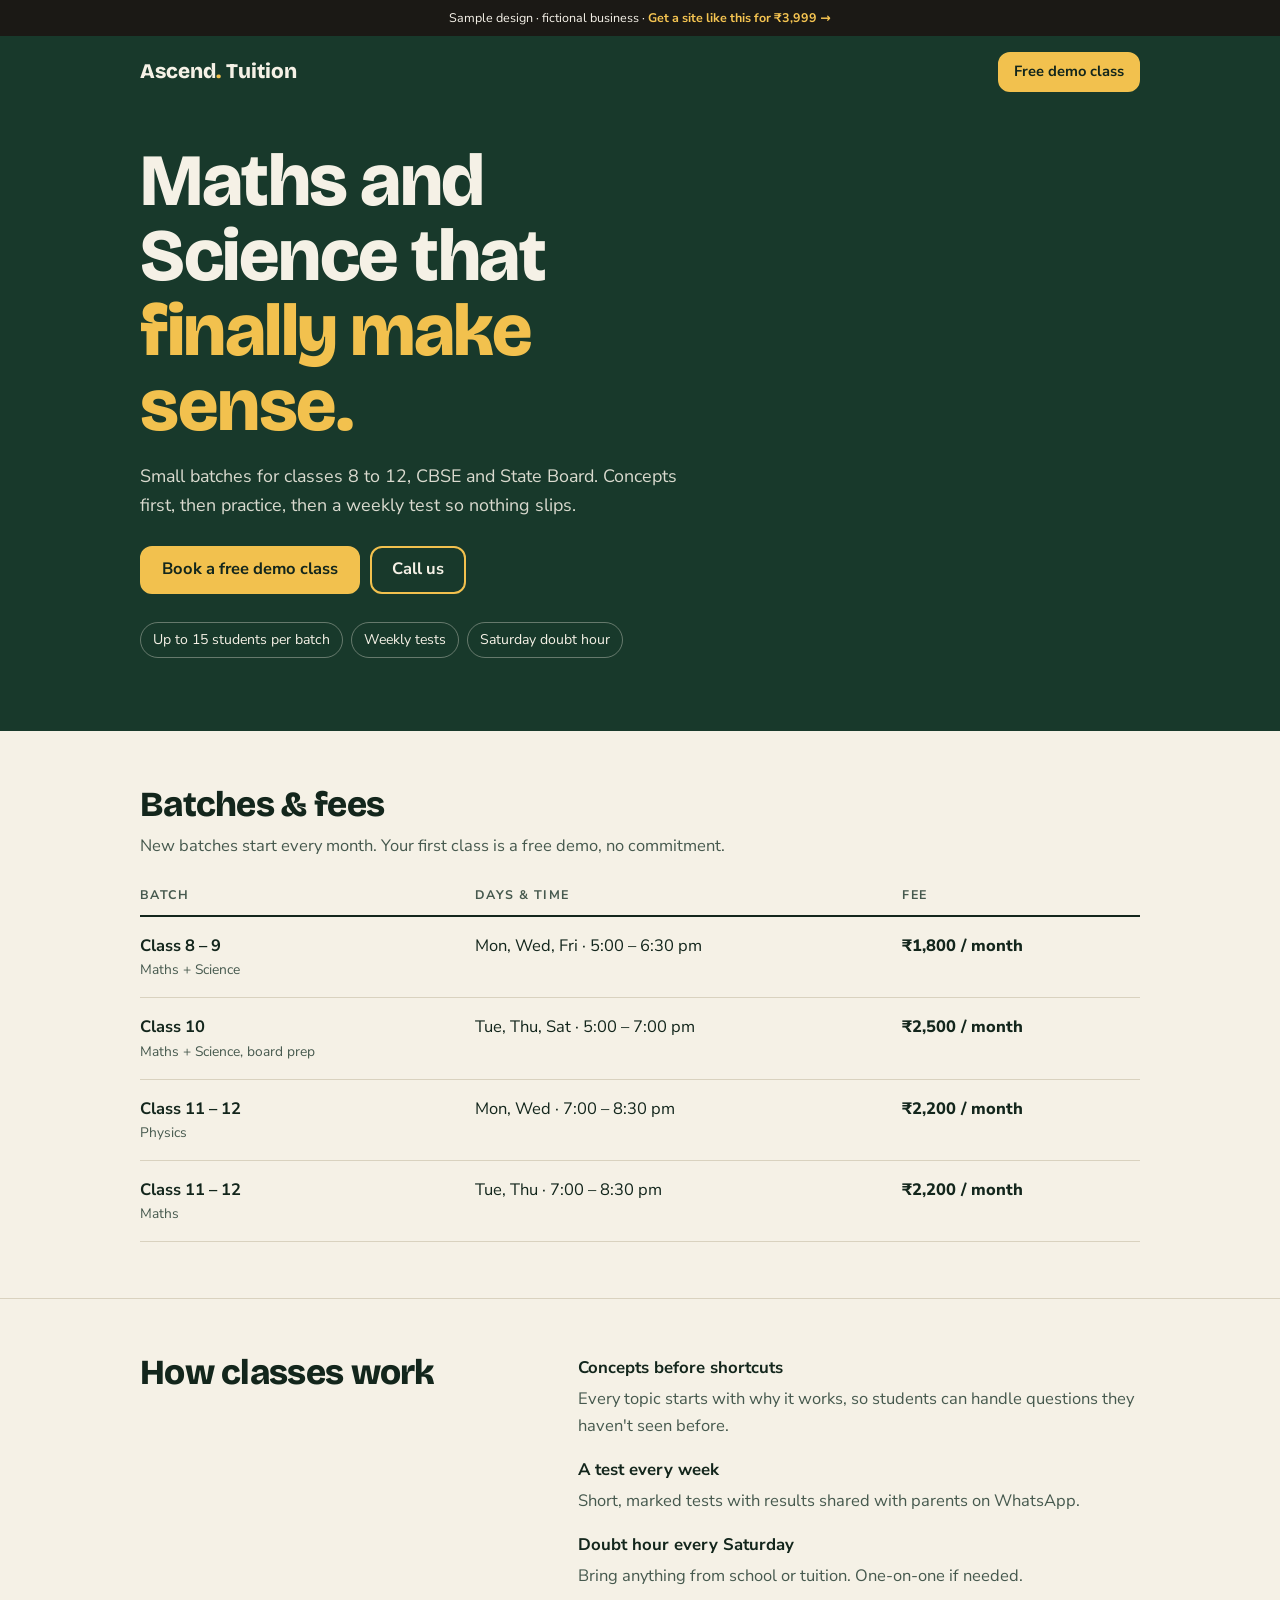
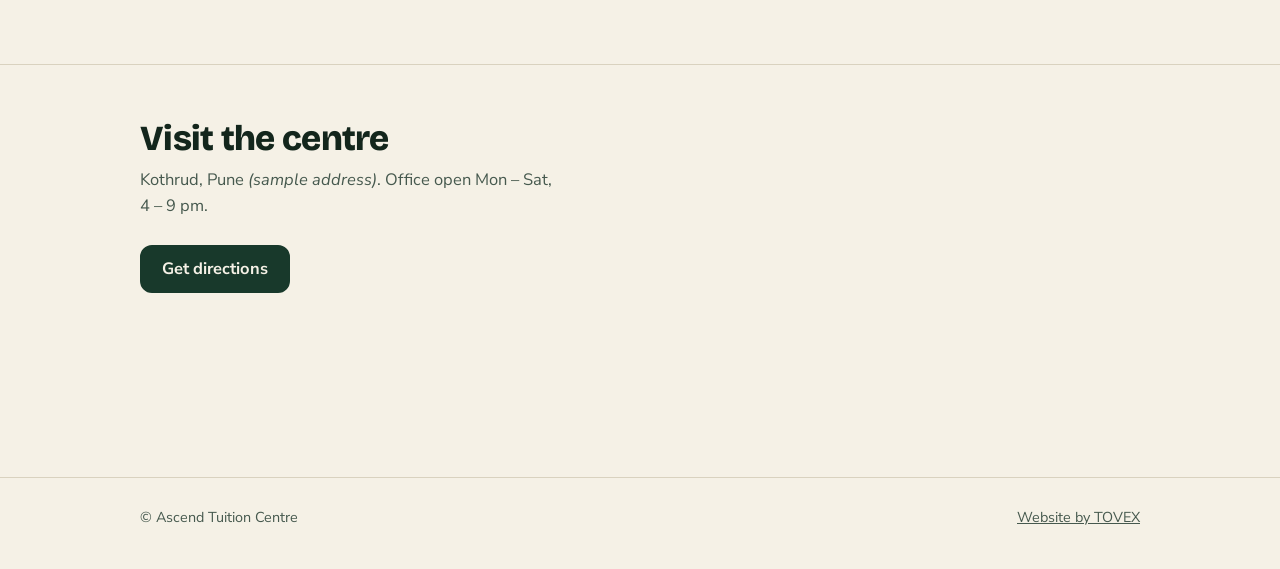
<file: samples/tuition/index.html>
<!doctype html>
<html lang="en">
<head>
<meta charset="utf-8">
<meta name="viewport" content="width=device-width, initial-scale=1">
<meta name="robots" content="noindex">
<title>Ascend Tuition Centre · Maths &amp; Science, Kothrud, Pune (sample site)</title>
<link rel="preconnect" href="https://fonts.googleapis.com">
<link rel="preconnect" href="https://fonts.gstatic.com" crossorigin>
<link href="https://fonts.googleapis.com/css2?family=Bricolage+Grotesque:opsz,wght@12..96,600;12..96,800&family=Nunito+Sans:opsz,wght@6..12,400;6..12,700&display=swap" rel="stylesheet">
<style>
:root{--board:#18392B;--board-2:#204A38;--chalk:#F5F1E6;--chalk-2:#E9E2D0;--yellow:#F2C14E;--ink:#13261C;--ink-2:#46594E;--line:#D9D2BF}
*{box-sizing:border-box}
body{margin:0;background:var(--chalk);color:var(--ink);font:400 16.5px/1.6 "Nunito Sans",system-ui,sans-serif}
a{color:inherit}
:focus-visible{outline:3px solid var(--yellow);outline-offset:3px}
.sample-bar{display:block;background:#1B1915;color:#F7F3EA;font-size:12.5px;text-align:center;padding:8px 12px;text-decoration:none}
.sample-bar b{color:#F5C451}
.wrap{max-width:1040px;margin:0 auto;padding:0 20px}
h1,h2{font-family:"Bricolage Grotesque",system-ui,sans-serif;line-height:1.02;margin:0;letter-spacing:-.02em}
.top{background:var(--board);color:var(--chalk)}
header.site{display:flex;justify-content:space-between;align-items:center;gap:12px;padding:16px 0}
.logo{text-decoration:none;font:800 1.3rem/1 "Bricolage Grotesque",sans-serif}
.logo span{color:var(--yellow)}
.btn{display:inline-flex;align-items:center;justify-content:center;min-height:48px;padding:0 20px;border-radius:12px;font-weight:700;text-decoration:none;border:2px solid var(--yellow)}
.btn-main{background:var(--yellow);color:var(--ink)}
.btn-alt{color:var(--chalk)}
.btn-sm{min-height:40px;padding:0 14px;font-size:.92rem}
.hero{padding:36px 0 56px}
.hero h1{font-size:clamp(2.5rem,8.5vw,4.6rem);font-weight:800;max-width:13ch}
.hero h1 em{font-style:normal;color:var(--yellow)}
.hero p{font-size:1.12rem;opacity:.88;max-width:32em;margin:18px 0 0}
.cta{display:flex;flex-wrap:wrap;gap:10px;margin-top:26px}
.facts{display:flex;flex-wrap:wrap;gap:8px;margin-top:28px;padding:0;list-style:none}
.facts li{border:1px solid rgba(245,241,230,.35);border-radius:999px;padding:6px 12px;font-size:.88rem}
section.block{padding:56px 0}
section.block + section.block{border-top:1px solid var(--line)}
section.block h2{font-size:2.2rem;font-weight:800}
.lead{color:var(--ink-2);margin:10px 0 26px;max-width:36em}
.batches{width:100%;border-collapse:collapse}
.batches th{text-align:left;font-size:.78rem;letter-spacing:.12em;text-transform:uppercase;color:var(--ink-2);padding:0 12px 10px 0;border-bottom:2px solid var(--ink)}
.batches td{padding:16px 12px 16px 0;border-bottom:1px solid var(--line);vertical-align:top}
.batches td:first-child{font-weight:700}
.batches td:last-child{font-weight:800;white-space:nowrap}
.batches small{display:block;font-weight:400;color:var(--ink-2)}
.how{display:grid;grid-template-columns:minmax(0,1fr) minmax(0,1.4fr);gap:36px;align-items:start}
.how dl{margin:0}
.how dt{font-weight:700;font-size:1.05rem}
.how dd{margin:4px 0 18px;color:var(--ink-2)}
.visit{display:grid;grid-template-columns:minmax(0,1fr) minmax(0,1.3fr);gap:32px;align-items:start}
.map{width:100%;height:300px;border:0;border-radius:16px}
.visit .btn-main{border-color:var(--board);background:var(--board);color:var(--chalk)}
footer{padding:28px 0 40px;font-size:.9rem;color:var(--ink-2);border-top:1px solid var(--line)}
footer .wrap{display:flex;flex-wrap:wrap;justify-content:space-between;gap:8px}
.toast{position:fixed;left:50%;bottom:20px;transform:translateX(-50%);background:#1B1915;color:#fff;padding:12px 16px;border-radius:10px;font-size:.9rem;width:max-content;max-width:90vw;opacity:0;pointer-events:none;transition:opacity .2s}
.toast.show{opacity:1}
@media (max-width:780px){
  .how,.visit{grid-template-columns:1fr;gap:20px}
  .batches thead{display:none}
  .batches tr{display:block;padding:14px 0;border-bottom:1px solid var(--line)}
  .batches td{display:block;padding:2px 0;border:0}
}
@media (prefers-reduced-motion:reduce){.toast{transition:none}}
</style>
</head>
<body>
<a class="sample-bar" href="../../#pricing" target="_top">Sample design · fictional business · <b>Get a site like this for ₹3,999 →</b></a>
<div class="top">
  <div class="wrap">
    <header class="site">
      <a class="logo" href="#">Ascend<span>.</span> Tuition</a>
      <a class="btn btn-main btn-sm" href="#" data-demo="opens a WhatsApp chat to book a demo class">Free demo class</a>
    </header>
    <section class="hero">
      <h1>Maths and Science that <em>finally make sense.</em></h1>
      <p>Small batches for classes 8 to 12, CBSE and State Board. Concepts first, then practice, then a weekly test so nothing slips.</p>
      <div class="cta">
        <a class="btn btn-main" href="#" data-demo="opens a WhatsApp chat to book a demo class">Book a free demo class</a>
        <a class="btn btn-alt" href="#" data-demo="calls your number">Call us</a>
      </div>
      <ul class="facts">
        <li>Up to 15 students per batch</li>
        <li>Weekly tests</li>
        <li>Saturday doubt hour</li>
      </ul>
    </section>
  </div>
</div>

<section class="block">
  <div class="wrap">
    <h2>Batches &amp; fees</h2>
    <p class="lead">New batches start every month. Your first class is a free demo, no commitment.</p>
    <table class="batches">
      <thead><tr><th>Batch</th><th>Days &amp; time</th><th>Fee</th></tr></thead>
      <tbody>
        <tr><td>Class 8 – 9<small>Maths + Science</small></td><td>Mon, Wed, Fri · 5:00 – 6:30 pm</td><td>₹1,800 / month</td></tr>
        <tr><td>Class 10<small>Maths + Science, board prep</small></td><td>Tue, Thu, Sat · 5:00 – 7:00 pm</td><td>₹2,500 / month</td></tr>
        <tr><td>Class 11 – 12<small>Physics</small></td><td>Mon, Wed · 7:00 – 8:30 pm</td><td>₹2,200 / month</td></tr>
        <tr><td>Class 11 – 12<small>Maths</small></td><td>Tue, Thu · 7:00 – 8:30 pm</td><td>₹2,200 / month</td></tr>
      </tbody>
    </table>
  </div>
</section>

<section class="block">
  <div class="wrap how">
    <h2>How classes work</h2>
    <dl>
      <dt>Concepts before shortcuts</dt>
      <dd>Every topic starts with why it works, so students can handle questions they haven't seen before.</dd>
      <dt>A test every week</dt>
      <dd>Short, marked tests with results shared with parents on WhatsApp.</dd>
      <dt>Doubt hour every Saturday</dt>
      <dd>Bring anything from school or tuition. One-on-one if needed.</dd>
    </dl>
  </div>
</section>

<section class="block">
  <div class="wrap visit">
    <div>
      <h2>Visit the centre</h2>
      <p class="lead">Kothrud, Pune <em>(sample address)</em>. Office open Mon – Sat, 4 – 9 pm.</p>
      <div class="cta">
        <a class="btn btn-main" href="#" data-demo="opens Google Maps directions to your centre">Get directions</a>
      </div>
    </div>
    <iframe class="map" title="Map of Kothrud, Pune" loading="lazy" referrerpolicy="no-referrer-when-downgrade" src="https://maps.google.com/maps?q=Kothrud%2C%20Pune&amp;z=14&amp;output=embed"></iframe>
  </div>
</section>

<footer><div class="wrap"><span>© Ascend Tuition Centre</span><a href="../../" target="_top">Website by TOVEX</a></div></footer>
<div class="toast" role="status" aria-live="polite"></div>
<script>
document.querySelectorAll('[data-demo]').forEach(function (a) {
  a.addEventListener('click', function (e) {
    e.preventDefault();
    var t = document.querySelector('.toast');
    t.textContent = 'Sample site. On your site, this button ' + a.dataset.demo + '.';
    t.classList.add('show');
    clearTimeout(window.__t); window.__t = setTimeout(function () { t.classList.remove('show'); }, 2800);
  });
});
</script>
</body>
</html>
</file>
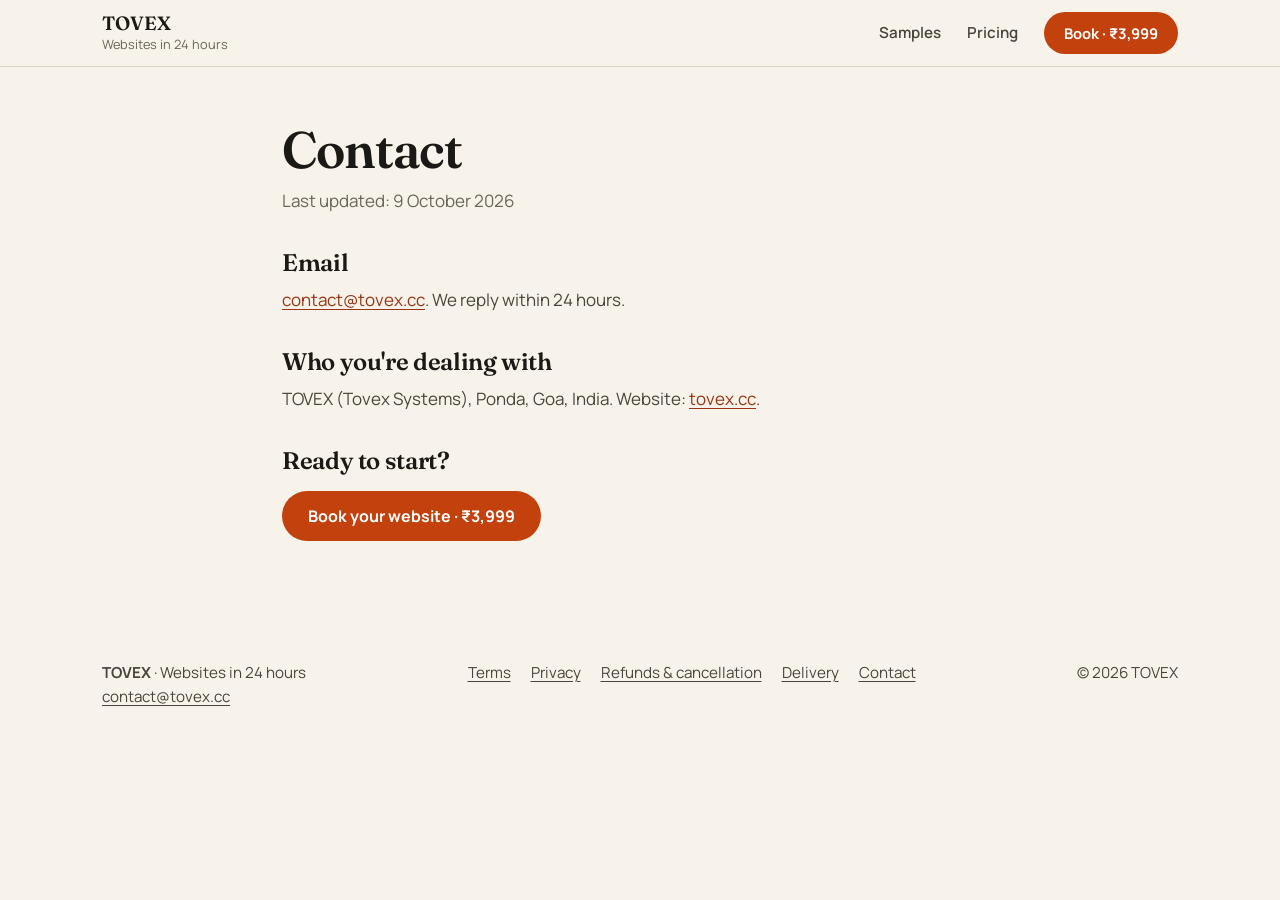
<file: contact.html>
<!doctype html>
<html lang="en">
<head>
<meta charset="utf-8">
<meta name="viewport" content="width=device-width, initial-scale=1">
<title>Contact · TOVEX · Websites in 24 hours</title>
<meta name="description" content="Contact TOVEX about a website for your business.">
<link rel="icon" href="data:image/svg+xml,%3Csvg xmlns='http://www.w3.org/2000/svg' viewBox='0 0 64 64'%3E%3Crect width='64' height='64' rx='14' fill='%23C2410C'/%3E%3Ctext x='32' y='44' font-family='Georgia,serif' font-size='36' font-weight='700' fill='%23fff' text-anchor='middle'%3ET%3C/text%3E%3C/svg%3E">
<link rel="preconnect" href="https://fonts.googleapis.com">
<link rel="preconnect" href="https://fonts.gstatic.com" crossorigin>
<link href="https://fonts.googleapis.com/css2?family=Fraunces:opsz,wght@9..144,500..700&family=Manrope:wght@400;600;700&display=swap" rel="stylesheet">
<link rel="stylesheet" href="assets/site.css">
</head>
<body>
<header class="top">
  <div class="wrap">
    <a class="brand" href="./"><b>TOVEX</b><span>Websites in 24 hours</span></a>
    <nav class="nav" aria-label="Main">
      <a class="link" href="./#samples">Samples</a>
      <a class="link" href="./#pricing">Pricing</a>
      <a class="btn btn-primary btn-sm" data-book href="./#pricing">Book · ₹3,999</a>
    </nav>
  </div>
</header>
<main class="doc">
  <div class="wrap">
    <h1>Contact</h1>
    <p class="updated">Last updated: 9 October 2026</p>
    <h2>Email</h2>
    <p><a data-email href="#">Email</a>. We reply within 24 hours.</p>
    <h2>Who you're dealing with</h2>
    <p>TOVEX (Tovex Systems), Ponda, Goa, India. Website: <a href="https://tovex.cc" rel="noopener">tovex.cc</a>.</p>
    <h2>Ready to start?</h2>
    <p><a class="btn btn-primary" data-book href="./#pricing" style="margin-top:8px">Book your website · ₹3,999</a></p>
  </div>
</main>
<footer class="foot">
  <div class="wrap">
    <div><b>TOVEX</b> · Websites in 24 hours<br><a data-email href="#">Email</a></div>
    <nav aria-label="Policies">
      <a href="terms.html">Terms</a>
      <a href="privacy.html">Privacy</a>
      <a href="refunds.html">Refunds &amp; cancellation</a>
      <a href="delivery.html">Delivery</a>
      <a href="contact.html">Contact</a>
    </nav>
    <div>© <span data-year>2026</span> TOVEX</div>
  </div>
</footer>
<script src="assets/config.js"></script>
<script src="assets/main.js"></script>
</body>
</html>
</file>
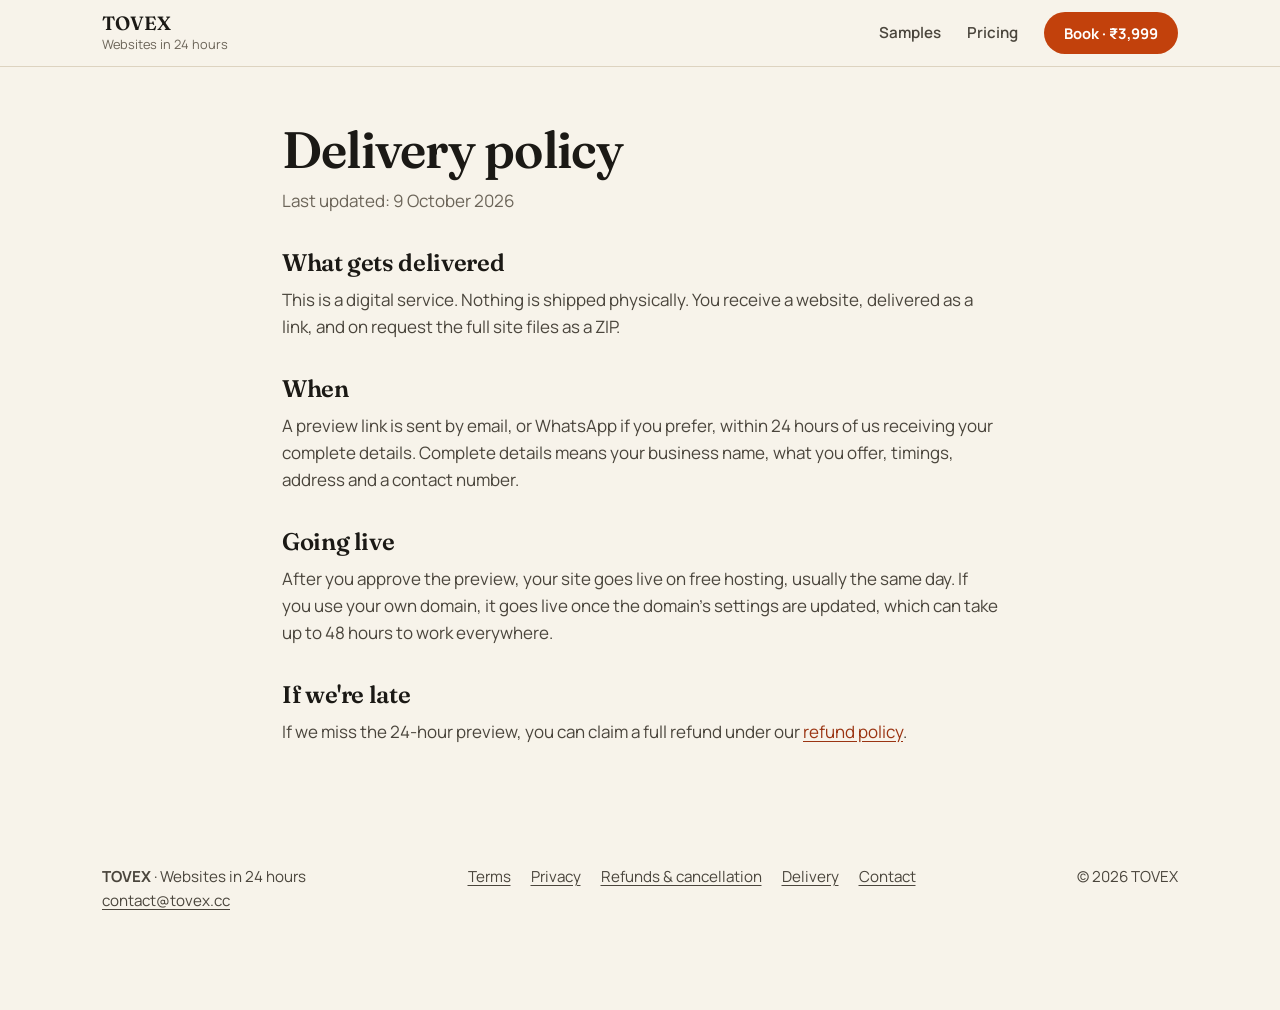
<file: delivery.html>
<!doctype html>
<html lang="en">
<head>
<meta charset="utf-8">
<meta name="viewport" content="width=device-width, initial-scale=1">
<title>Delivery policy · TOVEX · Websites in 24 hours</title>
<meta name="description" content="How and when websites built by TOVEX are delivered.">
<link rel="icon" href="data:image/svg+xml,%3Csvg xmlns='http://www.w3.org/2000/svg' viewBox='0 0 64 64'%3E%3Crect width='64' height='64' rx='14' fill='%23C2410C'/%3E%3Ctext x='32' y='44' font-family='Georgia,serif' font-size='36' font-weight='700' fill='%23fff' text-anchor='middle'%3ET%3C/text%3E%3C/svg%3E">
<link rel="preconnect" href="https://fonts.googleapis.com">
<link rel="preconnect" href="https://fonts.gstatic.com" crossorigin>
<link href="https://fonts.googleapis.com/css2?family=Fraunces:opsz,wght@9..144,500..700&family=Manrope:wght@400;600;700&display=swap" rel="stylesheet">
<link rel="stylesheet" href="assets/site.css">
</head>
<body>
<header class="top">
  <div class="wrap">
    <a class="brand" href="./"><b>TOVEX</b><span>Websites in 24 hours</span></a>
    <nav class="nav" aria-label="Main">
      <a class="link" href="./#samples">Samples</a>
      <a class="link" href="./#pricing">Pricing</a>
      <a class="btn btn-primary btn-sm" data-book href="./#pricing">Book · ₹3,999</a>
    </nav>
  </div>
</header>
<main class="doc">
  <div class="wrap">
    <h1>Delivery policy</h1>
    <p class="updated">Last updated: 9 October 2026</p>
    <h2>What gets delivered</h2>
    <p>This is a digital service. Nothing is shipped physically. You receive a website, delivered as a link, and on request the full site files as a ZIP.</p>
    <h2>When</h2>
    <p>A preview link is sent by email, or WhatsApp if you prefer, within 24 hours of us receiving your complete details. Complete details means your business name, what you offer, timings, address and a contact number.</p>
    <h2>Going live</h2>
    <p>After you approve the preview, your site goes live on free hosting, usually the same day. If you use your own domain, it goes live once the domain's settings are updated, which can take up to 48 hours to work everywhere.</p>
    <h2>If we're late</h2>
    <p>If we miss the 24-hour preview, you can claim a full refund under our <a href="refunds.html">refund policy</a>.</p>
  </div>
</main>
<footer class="foot">
  <div class="wrap">
    <div><b>TOVEX</b> · Websites in 24 hours<br><a data-email href="#">Email</a></div>
    <nav aria-label="Policies">
      <a href="terms.html">Terms</a>
      <a href="privacy.html">Privacy</a>
      <a href="refunds.html">Refunds &amp; cancellation</a>
      <a href="delivery.html">Delivery</a>
      <a href="contact.html">Contact</a>
    </nav>
    <div>© <span data-year>2026</span> TOVEX</div>
  </div>
</footer>
<script src="assets/config.js"></script>
<script src="assets/main.js"></script>
</body>
</html>
</file>
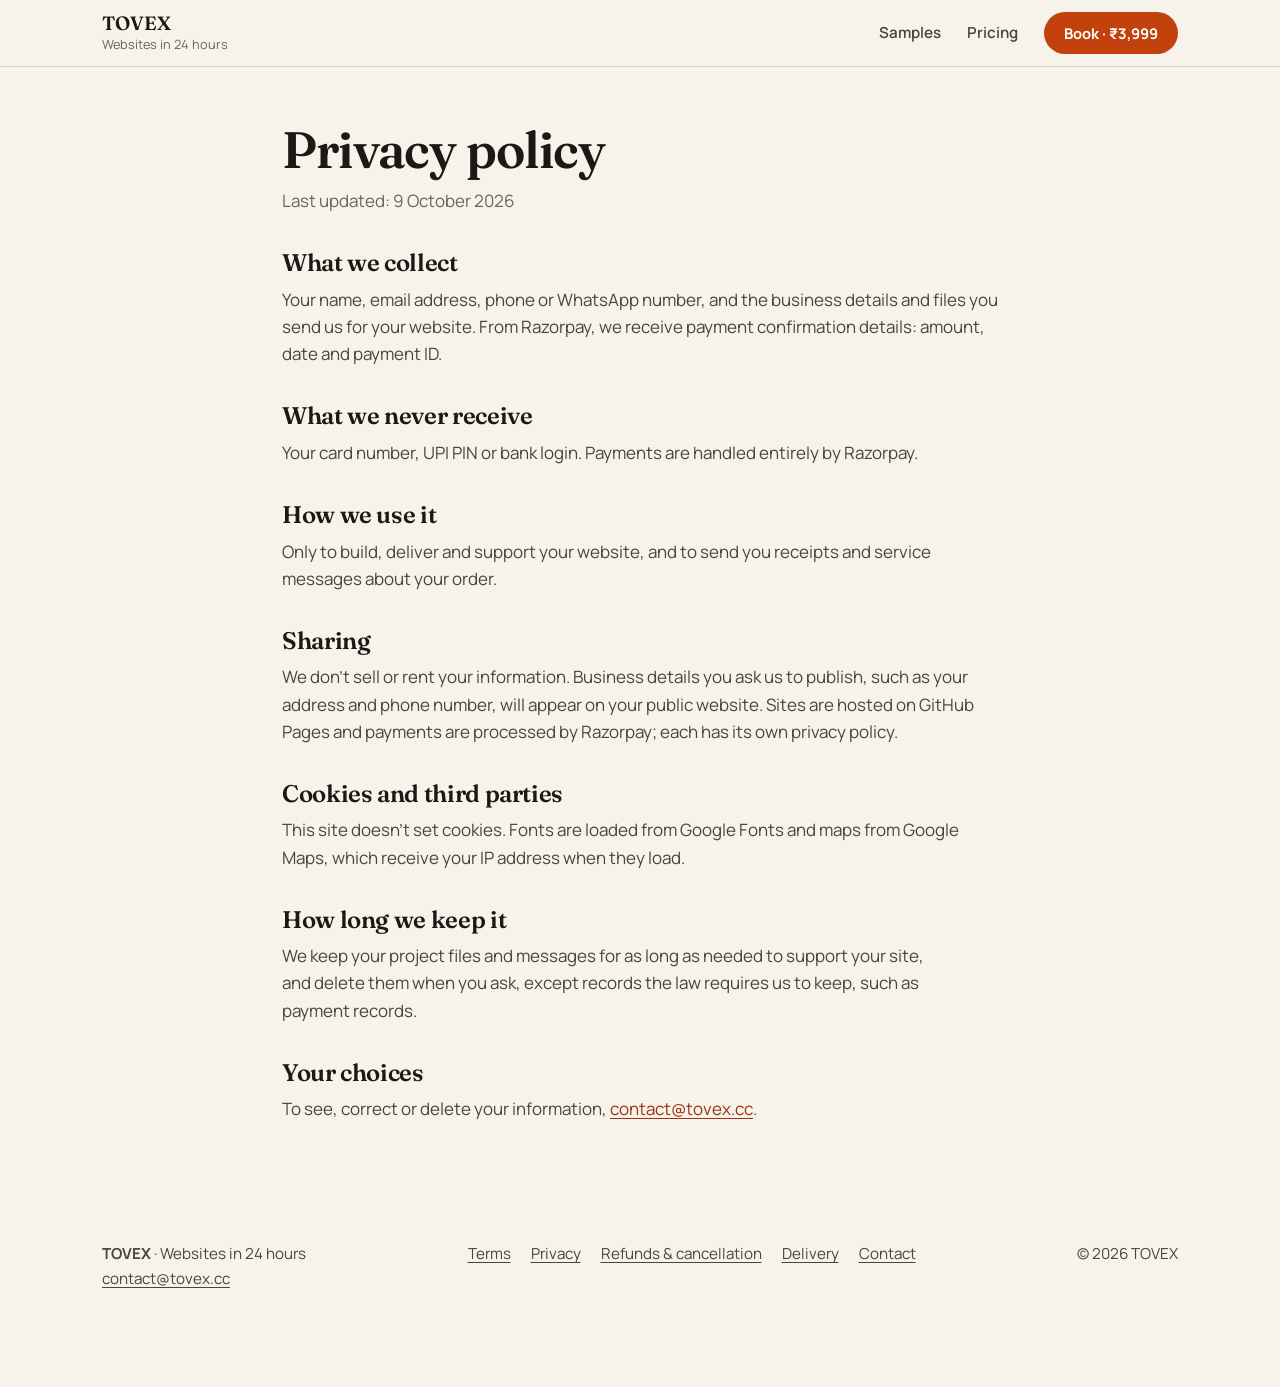
<file: privacy.html>
<!doctype html>
<html lang="en">
<head>
<meta charset="utf-8">
<meta name="viewport" content="width=device-width, initial-scale=1">
<title>Privacy policy · TOVEX · Websites in 24 hours</title>
<meta name="description" content="How TOVEX collects and uses information for the website build service.">
<link rel="icon" href="data:image/svg+xml,%3Csvg xmlns='http://www.w3.org/2000/svg' viewBox='0 0 64 64'%3E%3Crect width='64' height='64' rx='14' fill='%23C2410C'/%3E%3Ctext x='32' y='44' font-family='Georgia,serif' font-size='36' font-weight='700' fill='%23fff' text-anchor='middle'%3ET%3C/text%3E%3C/svg%3E">
<link rel="preconnect" href="https://fonts.googleapis.com">
<link rel="preconnect" href="https://fonts.gstatic.com" crossorigin>
<link href="https://fonts.googleapis.com/css2?family=Fraunces:opsz,wght@9..144,500..700&family=Manrope:wght@400;600;700&display=swap" rel="stylesheet">
<link rel="stylesheet" href="assets/site.css">
</head>
<body>
<header class="top">
  <div class="wrap">
    <a class="brand" href="./"><b>TOVEX</b><span>Websites in 24 hours</span></a>
    <nav class="nav" aria-label="Main">
      <a class="link" href="./#samples">Samples</a>
      <a class="link" href="./#pricing">Pricing</a>
      <a class="btn btn-primary btn-sm" data-book href="./#pricing">Book · ₹3,999</a>
    </nav>
  </div>
</header>
<main class="doc">
  <div class="wrap">
    <h1>Privacy policy</h1>
    <p class="updated">Last updated: 9 October 2026</p>
    <h2>What we collect</h2>
    <p>Your name, email address, phone or WhatsApp number, and the business details and files you send us for your website. From Razorpay, we receive payment confirmation details: amount, date and payment ID.</p>
    <h2>What we never receive</h2>
    <p>Your card number, UPI PIN or bank login. Payments are handled entirely by Razorpay.</p>
    <h2>How we use it</h2>
    <p>Only to build, deliver and support your website, and to send you receipts and service messages about your order.</p>
    <h2>Sharing</h2>
    <p>We don't sell or rent your information. Business details you ask us to publish, such as your address and phone number, will appear on your public website. Sites are hosted on GitHub Pages and payments are processed by Razorpay; each has its own privacy policy.</p>
    <h2>Cookies and third parties</h2>
    <p>This site doesn't set cookies. Fonts are loaded from Google Fonts and maps from Google Maps, which receive your IP address when they load.</p>
    <h2>How long we keep it</h2>
    <p>We keep your project files and messages for as long as needed to support your site, and delete them when you ask, except records the law requires us to keep, such as payment records.</p>
    <h2>Your choices</h2>
    <p>To see, correct or delete your information, <a data-email href="#">email us</a>.</p>
  </div>
</main>
<footer class="foot">
  <div class="wrap">
    <div><b>TOVEX</b> · Websites in 24 hours<br><a data-email href="#">Email</a></div>
    <nav aria-label="Policies">
      <a href="terms.html">Terms</a>
      <a href="privacy.html">Privacy</a>
      <a href="refunds.html">Refunds &amp; cancellation</a>
      <a href="delivery.html">Delivery</a>
      <a href="contact.html">Contact</a>
    </nav>
    <div>© <span data-year>2026</span> TOVEX</div>
  </div>
</footer>
<script src="assets/config.js"></script>
<script src="assets/main.js"></script>
</body>
</html>
</file>
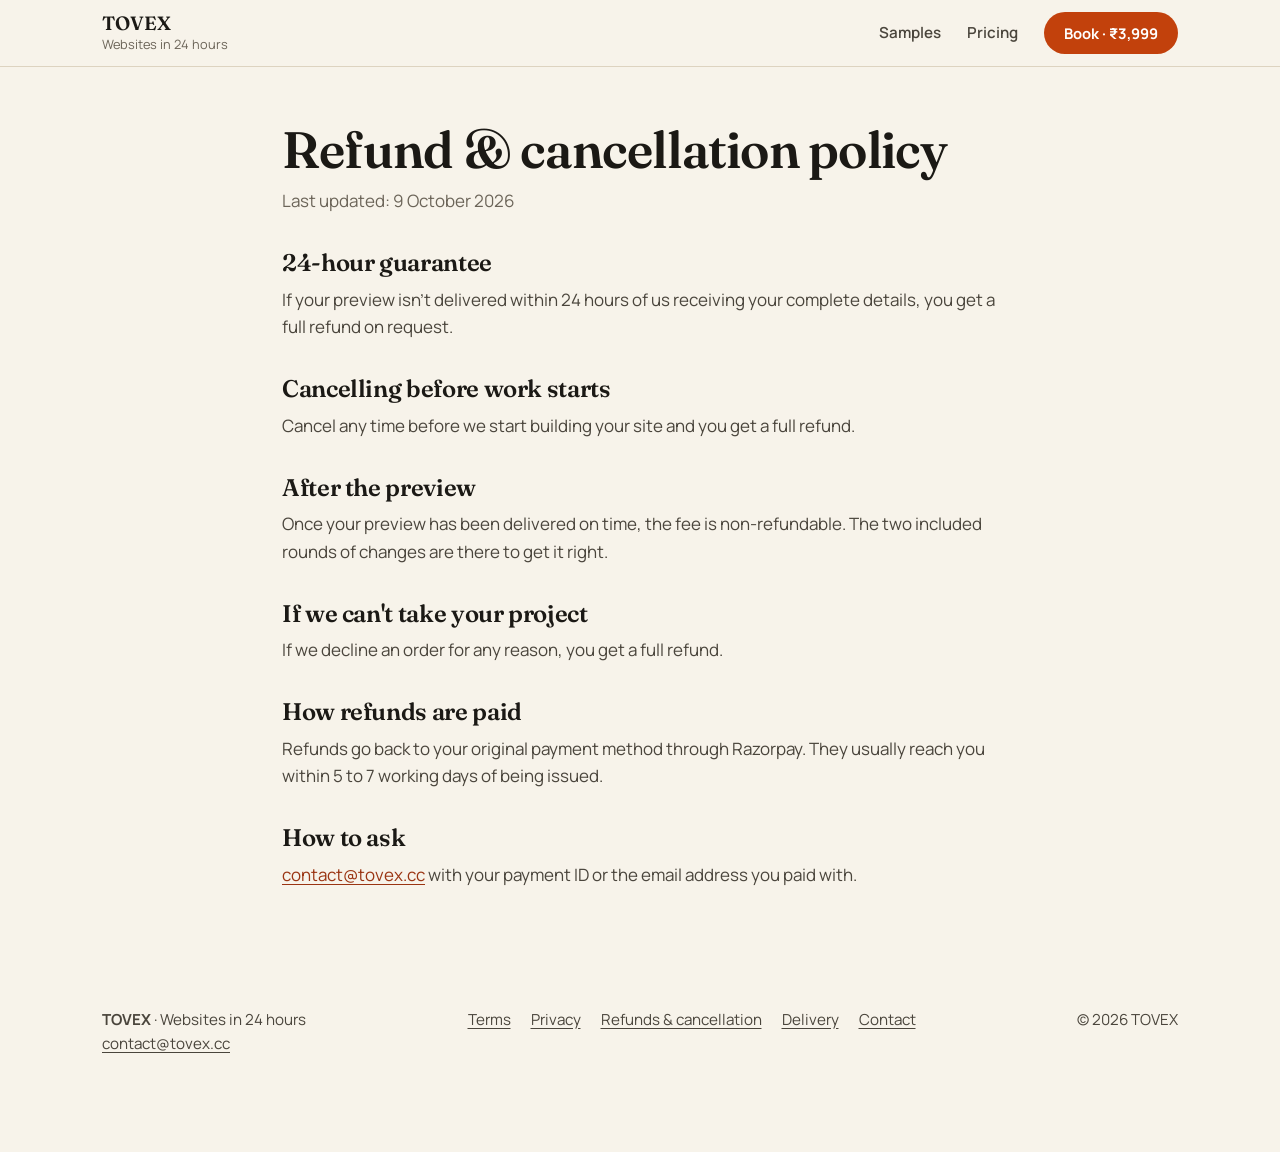
<file: refunds.html>
<!doctype html>
<html lang="en">
<head>
<meta charset="utf-8">
<meta name="viewport" content="width=device-width, initial-scale=1">
<title>Refund &amp; cancellation policy · TOVEX · Websites in 24 hours</title>
<meta name="description" content="Refunds and cancellations for the website build service by TOVEX.">
<link rel="icon" href="data:image/svg+xml,%3Csvg xmlns='http://www.w3.org/2000/svg' viewBox='0 0 64 64'%3E%3Crect width='64' height='64' rx='14' fill='%23C2410C'/%3E%3Ctext x='32' y='44' font-family='Georgia,serif' font-size='36' font-weight='700' fill='%23fff' text-anchor='middle'%3ET%3C/text%3E%3C/svg%3E">
<link rel="preconnect" href="https://fonts.googleapis.com">
<link rel="preconnect" href="https://fonts.gstatic.com" crossorigin>
<link href="https://fonts.googleapis.com/css2?family=Fraunces:opsz,wght@9..144,500..700&family=Manrope:wght@400;600;700&display=swap" rel="stylesheet">
<link rel="stylesheet" href="assets/site.css">
</head>
<body>
<header class="top">
  <div class="wrap">
    <a class="brand" href="./"><b>TOVEX</b><span>Websites in 24 hours</span></a>
    <nav class="nav" aria-label="Main">
      <a class="link" href="./#samples">Samples</a>
      <a class="link" href="./#pricing">Pricing</a>
      <a class="btn btn-primary btn-sm" data-book href="./#pricing">Book · ₹3,999</a>
    </nav>
  </div>
</header>
<main class="doc">
  <div class="wrap">
    <h1>Refund &amp; cancellation policy</h1>
    <p class="updated">Last updated: 9 October 2026</p>
    <h2>24-hour guarantee</h2>
    <p>If your preview isn't delivered within 24 hours of us receiving your complete details, you get a full refund on request.</p>
    <h2>Cancelling before work starts</h2>
    <p>Cancel any time before we start building your site and you get a full refund.</p>
    <h2>After the preview</h2>
    <p>Once your preview has been delivered on time, the fee is non-refundable. The two included rounds of changes are there to get it right.</p>
    <h2>If we can't take your project</h2>
    <p>If we decline an order for any reason, you get a full refund.</p>
    <h2>How refunds are paid</h2>
    <p>Refunds go back to your original payment method through Razorpay. They usually reach you within 5 to 7 working days of being issued.</p>
    <h2>How to ask</h2>
    <p><a data-email href="#">Email us</a> with your payment ID or the email address you paid with.</p>
  </div>
</main>
<footer class="foot">
  <div class="wrap">
    <div><b>TOVEX</b> · Websites in 24 hours<br><a data-email href="#">Email</a></div>
    <nav aria-label="Policies">
      <a href="terms.html">Terms</a>
      <a href="privacy.html">Privacy</a>
      <a href="refunds.html">Refunds &amp; cancellation</a>
      <a href="delivery.html">Delivery</a>
      <a href="contact.html">Contact</a>
    </nav>
    <div>© <span data-year>2026</span> TOVEX</div>
  </div>
</footer>
<script src="assets/config.js"></script>
<script src="assets/main.js"></script>
</body>
</html>
</file>
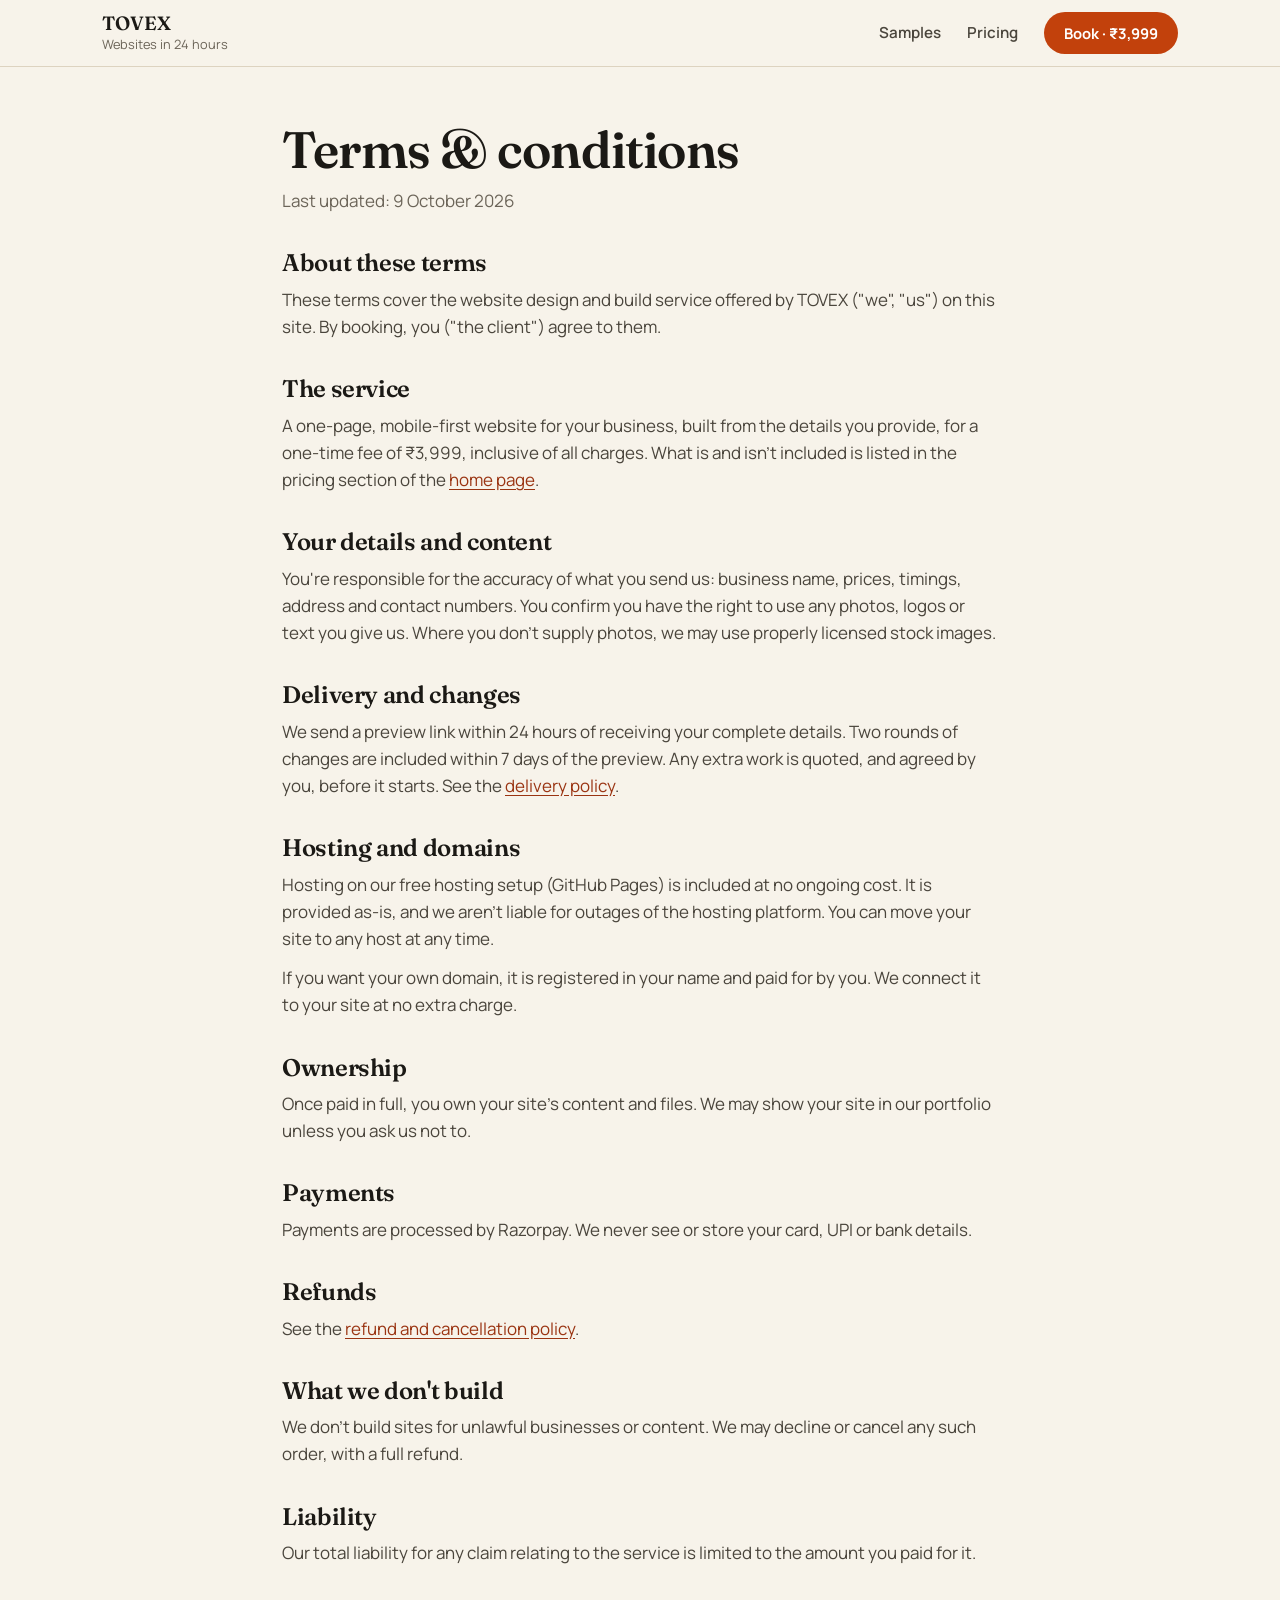
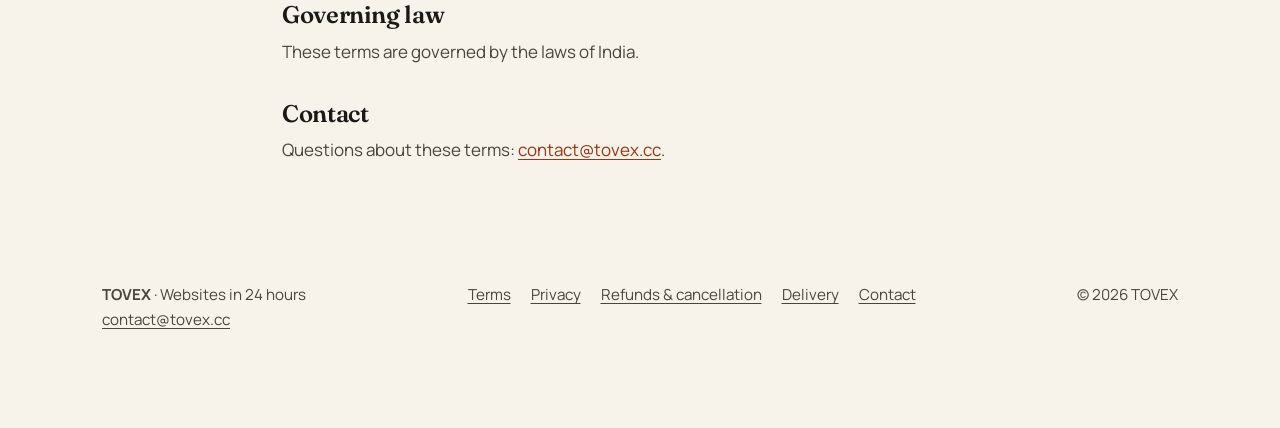
<file: terms.html>
<!doctype html>
<html lang="en">
<head>
<meta charset="utf-8">
<meta name="viewport" content="width=device-width, initial-scale=1">
<title>Terms &amp; conditions · TOVEX · Websites in 24 hours</title>
<meta name="description" content="Terms for the website design and build service by TOVEX.">
<link rel="icon" href="data:image/svg+xml,%3Csvg xmlns='http://www.w3.org/2000/svg' viewBox='0 0 64 64'%3E%3Crect width='64' height='64' rx='14' fill='%23C2410C'/%3E%3Ctext x='32' y='44' font-family='Georgia,serif' font-size='36' font-weight='700' fill='%23fff' text-anchor='middle'%3ET%3C/text%3E%3C/svg%3E">
<link rel="preconnect" href="https://fonts.googleapis.com">
<link rel="preconnect" href="https://fonts.gstatic.com" crossorigin>
<link href="https://fonts.googleapis.com/css2?family=Fraunces:opsz,wght@9..144,500..700&family=Manrope:wght@400;600;700&display=swap" rel="stylesheet">
<link rel="stylesheet" href="assets/site.css">
</head>
<body>
<header class="top">
  <div class="wrap">
    <a class="brand" href="./"><b>TOVEX</b><span>Websites in 24 hours</span></a>
    <nav class="nav" aria-label="Main">
      <a class="link" href="./#samples">Samples</a>
      <a class="link" href="./#pricing">Pricing</a>
      <a class="btn btn-primary btn-sm" data-book href="./#pricing">Book · ₹3,999</a>
    </nav>
  </div>
</header>
<main class="doc">
  <div class="wrap">
    <h1>Terms &amp; conditions</h1>
    <p class="updated">Last updated: 9 October 2026</p>
    <h2>About these terms</h2>
    <p>These terms cover the website design and build service offered by TOVEX ("we", "us") on this site. By booking, you ("the client") agree to them.</p>
    <h2>The service</h2>
    <p>A one-page, mobile-first website for your business, built from the details you provide, for a one-time fee of ₹3,999, inclusive of all charges. What is and isn't included is listed in the pricing section of the <a href="./#pricing">home page</a>.</p>
    <h2>Your details and content</h2>
    <p>You're responsible for the accuracy of what you send us: business name, prices, timings, address and contact numbers. You confirm you have the right to use any photos, logos or text you give us. Where you don't supply photos, we may use properly licensed stock images.</p>
    <h2>Delivery and changes</h2>
    <p>We send a preview link within 24 hours of receiving your complete details. Two rounds of changes are included within 7 days of the preview. Any extra work is quoted, and agreed by you, before it starts. See the <a href="delivery.html">delivery policy</a>.</p>
    <h2>Hosting and domains</h2>
    <p>Hosting on our free hosting setup (GitHub Pages) is included at no ongoing cost. It is provided as-is, and we aren't liable for outages of the hosting platform. You can move your site to any host at any time.</p>
    <p>If you want your own domain, it is registered in your name and paid for by you. We connect it to your site at no extra charge.</p>
    <h2>Ownership</h2>
    <p>Once paid in full, you own your site's content and files. We may show your site in our portfolio unless you ask us not to.</p>
    <h2>Payments</h2>
    <p>Payments are processed by Razorpay. We never see or store your card, UPI or bank details.</p>
    <h2>Refunds</h2>
    <p>See the <a href="refunds.html">refund and cancellation policy</a>.</p>
    <h2>What we don't build</h2>
    <p>We don't build sites for unlawful businesses or content. We may decline or cancel any such order, with a full refund.</p>
    <h2>Liability</h2>
    <p>Our total liability for any claim relating to the service is limited to the amount you paid for it.</p>
    <h2>Governing law</h2>
    <p>These terms are governed by the laws of India.</p>
    <h2>Contact</h2>
    <p>Questions about these terms: <a data-email href="#">email us</a>.</p>
  </div>
</main>
<footer class="foot">
  <div class="wrap">
    <div><b>TOVEX</b> · Websites in 24 hours<br><a data-email href="#">Email</a></div>
    <nav aria-label="Policies">
      <a href="terms.html">Terms</a>
      <a href="privacy.html">Privacy</a>
      <a href="refunds.html">Refunds &amp; cancellation</a>
      <a href="delivery.html">Delivery</a>
      <a href="contact.html">Contact</a>
    </nav>
    <div>© <span data-year>2026</span> TOVEX</div>
  </div>
</footer>
<script src="assets/config.js"></script>
<script src="assets/main.js"></script>
</body>
</html>
</file>
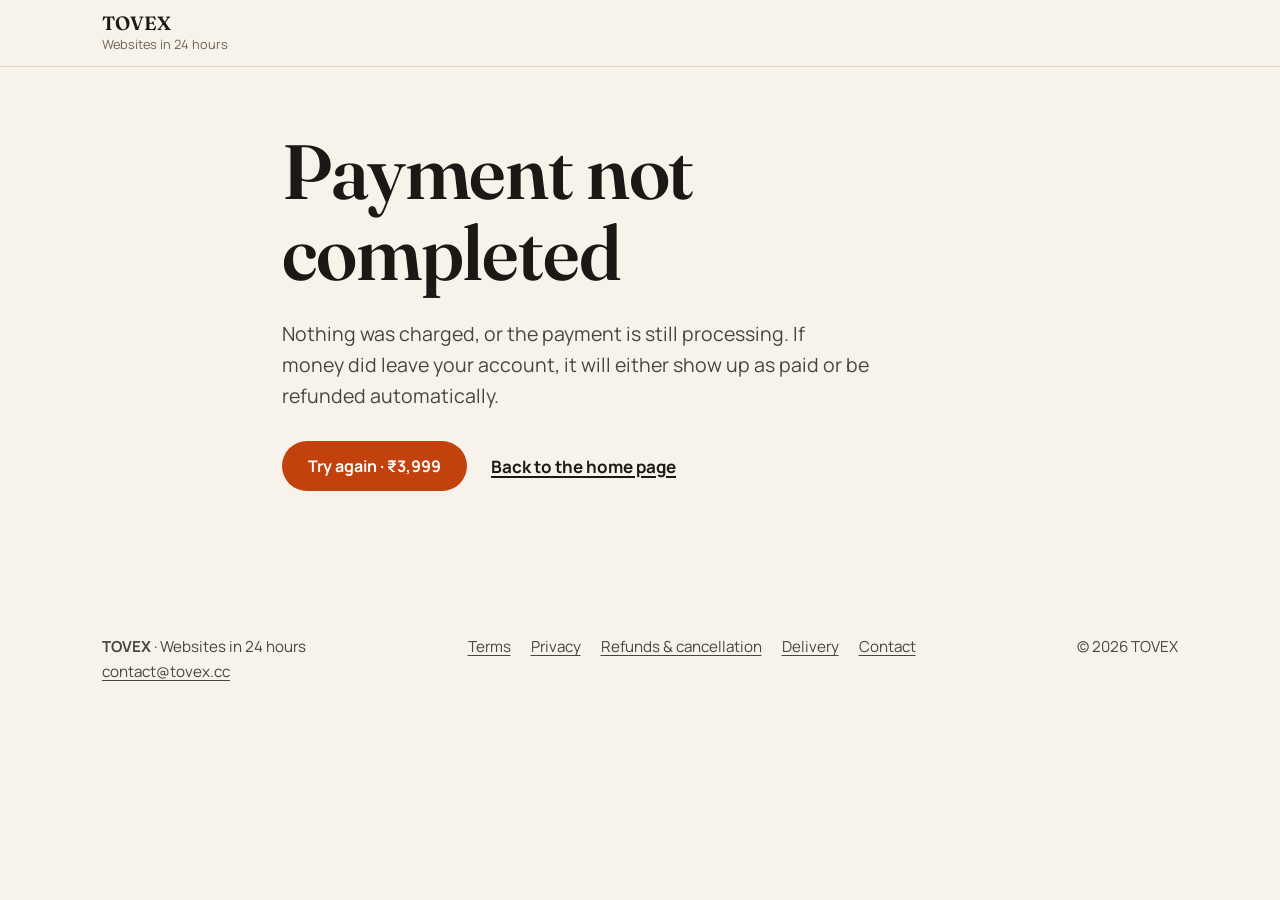
<file: thanks.html>
<!doctype html>
<html lang="en">
<head>
<meta charset="utf-8">
<meta name="viewport" content="width=device-width, initial-scale=1">
<meta name="robots" content="noindex">
<title>Thank you · TOVEX · Websites in 24 hours</title>
<link rel="icon" href="data:image/svg+xml,%3Csvg xmlns='http://www.w3.org/2000/svg' viewBox='0 0 64 64'%3E%3Crect width='64' height='64' rx='14' fill='%23C2410C'/%3E%3Ctext x='32' y='44' font-family='Georgia,serif' font-size='36' font-weight='700' fill='%23fff' text-anchor='middle'%3ET%3C/text%3E%3C/svg%3E">
<link rel="preconnect" href="https://fonts.googleapis.com">
<link rel="preconnect" href="https://fonts.gstatic.com" crossorigin>
<link href="https://fonts.googleapis.com/css2?family=Fraunces:opsz,wght@9..144,500..700&family=Manrope:wght@400;600;700&display=swap" rel="stylesheet">
<link rel="stylesheet" href="assets/site.css">
<style>
.thanks{padding:64px 0 96px}
.thanks .wrap{max-width:760px}
.status{display:inline-flex;align-items:center;gap:10px;font-weight:700;color:var(--ok)}
.status::before{content:"";width:10px;height:10px;border-radius:50%;background:var(--ok)}
.pid{font-family:ui-monospace,SFMono-Regular,Menlo,monospace;font-size:.92em;background:var(--card);border:1px solid var(--rule);border-radius:8px;padding:1px 8px;word-break:break-all}
.thanks h2{font-size:1.7rem;margin-top:44px}
.checklist{margin:18px 0 0;padding:0;list-style:none}
.checklist li{padding:13px 0;border-top:1px solid var(--rule)}
.checklist li:last-child{border-bottom:1px solid var(--rule)}
.checklist b{display:block}
.checklist span{color:var(--ink-2)}
</style>
</head>
<body>
<header class="top">
  <div class="wrap">
    <a class="brand" href="./"><b>TOVEX</b><span>Websites in 24 hours</span></a>
  </div>
</header>

<main class="thanks">
  <div class="wrap">

    <section id="paid" hidden>
      <p class="status">Payment received</p>
      <h1 style="margin-top:16px">Thank you. Let's build your site.</h1>
      <p class="lede">Your payment ID is <span class="pid" data-pid></span>. Razorpay is emailing you a receipt.</p>

      <h2>Now send your details</h2>
      <p style="color:var(--ink-2);margin-top:10px">Your 24 hours start as soon as we have these:</p>
      <ul class="checklist">
        <li><b>Business name</b><span>Exactly as you want it shown.</span></li>
        <li><b>What you offer</b><span>Services or products, with prices if you want them on the site.</span></li>
        <li><b>Timings and address</b><span>Opening hours, and where customers can find you.</span></li>
        <li><b>Phone and WhatsApp number</b><span>For the call and WhatsApp buttons.</span></li>
        <li><b>Photos and logo (optional)</b><span>Attach them to the email. We can start without them.</span></li>
      </ul>
      <div class="actions"><a class="btn btn-primary" id="send-details" href="#">Email my details</a></div>
      <p class="fine">Opens a pre-filled email to <span data-email></span>. If we don't hear from you, we'll contact you at the email or phone number you paid with.</p>
    </section>

    <section id="unpaid" hidden>
      <h1>Payment not completed</h1>
      <p class="lede">Nothing was charged, or the payment is still processing. If money did leave your account, it will either show up as paid or be refunded automatically.</p>
      <div class="actions">
        <a class="btn btn-primary" data-book href="./#pricing">Try again · ₹3,999</a>
        <a class="textlink" href="./">Back to the home page</a>
      </div>
    </section>

  </div>
</main>

<footer class="foot">
  <div class="wrap">
    <div><b>TOVEX</b> · Websites in 24 hours<br><a data-email href="#">Email</a></div>
    <nav aria-label="Policies">
      <a href="terms.html">Terms</a>
      <a href="privacy.html">Privacy</a>
      <a href="refunds.html">Refunds &amp; cancellation</a>
      <a href="delivery.html">Delivery</a>
      <a href="contact.html">Contact</a>
    </nav>
    <div>© <span data-year>2026</span> TOVEX</div>
  </div>
</footer>

<script src="assets/config.js"></script>
<script src="assets/main.js"></script>
<script>
(function () {
  var q = new URLSearchParams(location.search);
  var pid = q.get("razorpay_payment_id") || "";
  var paid = q.get("razorpay_payment_link_status") === "paid" && pid;
  document.getElementById(paid ? "paid" : "unpaid").hidden = false;
  document.querySelectorAll("[data-pid]").forEach(function (el) { el.textContent = pid; });
  var c = window.SITE_CONFIG || {};
  var email = (c.email || []).join("@");
  var body = "Payment ID: " + pid + "\n\n" +
    "Business name:\nWhat we offer (and prices):\nTimings:\nAddress:\n" +
    "Phone / WhatsApp for the site:\nColours or style we like (optional):\n\n" +
    "Photos and logo attached (optional).";
  var a = document.getElementById("send-details");
  if (a) a.href = "mailto:" + email + "?subject=" + encodeURIComponent("Website order " + pid) +
    "&body=" + encodeURIComponent(body);
})();
</script>
</body>
</html>
</file>
<file: assets/site.css>
/* TOVEX · Websites in 24 hours */
:root{
  --paper:#F7F3EA;--paper-2:#EFE7D6;--card:#FFFDF8;
  --ink:#1B1915;--ink-2:#4A453C;--ink-3:#6B6458;
  --rule:#DDD3C0;--accent:#C2410C;--accent-ink:#9A3412;--hi:#F5C451;--ok:#2F6B3A;
  --serif:"Fraunces",Georgia,"Times New Roman",serif;
  --sans:"Manrope","Segoe UI",Roboto,Helvetica,Arial,sans-serif;
  --wrap:1120px;--r:12px;
}
*{box-sizing:border-box}
html{-webkit-text-size-adjust:100%;scroll-behavior:smooth}
@media (prefers-reduced-motion:reduce){html{scroll-behavior:auto}*{transition:none!important}}
body{margin:0;background:var(--paper);color:var(--ink);font:400 17px/1.6 var(--sans)}
a{color:var(--accent-ink);text-underline-offset:3px}
a:hover{color:var(--accent)}
:focus-visible{outline:3px solid var(--accent);outline-offset:3px;border-radius:6px}
.skip{position:absolute;left:-9999px;top:8px;background:var(--ink);color:var(--paper);padding:8px 12px;border-radius:6px;z-index:50}
.skip:focus{left:8px}
.wrap{max-width:var(--wrap);margin:0 auto;padding:0 22px}
h1,h2,h3{font-family:var(--serif);font-weight:600;line-height:1.06;letter-spacing:-.015em;margin:0;text-wrap:balance}
h1{font-size:clamp(2.7rem,7.2vw,4.8rem)}
h2{font-size:clamp(2rem,4.2vw,3rem)}
h3{font-size:1.3rem;line-height:1.2}
p{margin:0;text-wrap:pretty}
.eyebrow{font:700 .78rem/1.2 var(--sans);letter-spacing:.14em;text-transform:uppercase;color:var(--ink-3);margin-bottom:18px}
[id]{scroll-margin-top:84px}
.sr{position:absolute;width:1px;height:1px;overflow:hidden;clip:rect(0 0 0 0);white-space:nowrap}

/* header */
.top{position:sticky;top:0;z-index:20;background:var(--paper);border-bottom:1px solid var(--rule)}
.top .wrap{display:flex;align-items:center;justify-content:space-between;gap:16px;min-height:66px}
.brand{display:flex;flex-direction:column;text-decoration:none;color:var(--ink);line-height:1.15}
.brand b{font:600 1.2rem/1 var(--serif)}
.brand span{font-size:.8rem;color:var(--ink-3);margin-top:4px}
.nav{display:flex;align-items:center;gap:26px}
.nav .link{color:var(--ink-2);text-decoration:none;font-weight:600;font-size:.95rem}
.nav .link:hover{color:var(--ink)}

/* buttons */
.btn{display:inline-flex;align-items:center;justify-content:center;min-height:50px;padding:0 24px;border-radius:999px;font:700 1rem/1 var(--sans);text-decoration:none;border:2px solid transparent;cursor:pointer;transition:background-color .15s ease,transform .15s ease}
.btn-primary{background:var(--accent);color:#fff}
.btn-primary:hover{background:var(--accent-ink);color:#fff}
.btn-primary:active{transform:translateY(1px)}
.btn-sm{min-height:42px;padding:0 18px;font-size:.92rem}
.textlink{font-weight:700;color:var(--ink);text-decoration-thickness:2px}
.textlink:hover{color:var(--accent-ink)}

/* hero */
.hero{padding:64px 0 72px;border-bottom:1px solid var(--rule)}
.hero .wrap{display:grid;grid-template-columns:minmax(0,1.3fr) minmax(0,.7fr);gap:56px;align-items:center}
.lede{font-size:1.22rem;color:var(--ink-2);max-width:33em;margin-top:24px}
.price-line{margin-top:22px;font-weight:600;font-size:1.08rem}
.price-line mark{background:linear-gradient(transparent 58%,var(--hi) 58%);color:inherit;padding:0 3px}
.actions{display:flex;flex-wrap:wrap;gap:14px 24px;align-items:center;margin-top:30px}
.fine{margin-top:16px;font-size:.92rem;color:var(--ink-3)}

/* phone preview (real sample page, scaled) */
.phone{--s:.68;position:relative;justify-self:center;padding:10px;border-radius:38px;background:var(--ink);box-shadow:0 40px 70px -40px rgba(27,25,21,.55)}
.phone-screen{display:block;width:calc(390px * var(--s));height:calc(800px * var(--s));overflow:hidden;border-radius:28px;background:#fff}
.phone iframe{display:block;width:390px;height:800px;border:0;transform:scale(var(--s));transform-origin:0 0;pointer-events:none}
.phone-link{position:absolute;inset:0;border-radius:38px}
.phone-cap{display:block;text-align:center;font-size:.85rem;color:var(--ink-3);margin-top:12px}

/* sections */
.section{padding:84px 0;border-bottom:1px solid var(--rule)}
.split{display:grid;grid-template-columns:minmax(0,.9fr) minmax(0,2fr);gap:48px;align-items:start}
.split > header p{color:var(--ink-2);margin-top:16px;max-width:22em}

/* what you get */
.gets{display:grid;grid-template-columns:repeat(2,minmax(0,1fr));column-gap:40px;margin:0}
.gets > div{padding:20px 0 22px;border-top:1px solid var(--rule)}
.gets dt{font-weight:700;font-size:1.05rem}
.gets dd{margin:6px 0 0;color:var(--ink-2)}

/* steps */
.steps{list-style:none;margin:40px 0 0;padding:0;display:grid;grid-template-columns:repeat(3,minmax(0,1fr));gap:32px;border-top:2px solid var(--ink)}
.steps li{padding-top:22px}
.when{font:700 .78rem/1 var(--sans);letter-spacing:.14em;text-transform:uppercase;color:var(--accent-ink)}
.steps h3{margin:12px 0 10px}
.steps p{color:var(--ink-2)}

/* samples */
.samples-note{color:var(--ink-2);margin-top:14px;max-width:36em}
.samples{display:grid;grid-template-columns:repeat(3,minmax(0,1fr));gap:28px;margin-top:40px}
.sample .phone{--s:.6;display:inline-block}
.sample h3{margin-top:18px}
.sample p{color:var(--ink-3);font-size:.95rem;margin-top:4px}
.sample .open{font-weight:700;display:inline-block;margin-top:8px}

/* pricing */
.pricing{background:var(--paper-2)}
.price-card{display:grid;grid-template-columns:minmax(0,.9fr) minmax(0,2fr);gap:48px;align-items:start}
.price{font:600 clamp(3.6rem,9vw,6rem)/1 var(--serif);letter-spacing:-.03em}
.price small{display:block;font:600 1rem/1.4 var(--sans);letter-spacing:0;color:var(--ink-2);margin-top:12px}
.lists{display:grid;grid-template-columns:repeat(2,minmax(0,1fr));gap:32px}
.lists h3{font:700 .8rem/1 var(--sans);letter-spacing:.14em;text-transform:uppercase;color:var(--ink-3);margin-bottom:14px}
.lists ul{list-style:none;margin:0;padding:0}
.lists li{padding:10px 0;border-top:1px solid var(--rule)}
.lists .yes li::before{content:"✓";color:var(--ok);font-weight:700;margin-right:10px}
.lists .no li::before{content:"–";color:var(--ink-3);margin-right:10px}
.quote-note{margin-top:18px;color:var(--ink-2);font-size:.95rem}
.guarantee{margin-top:40px;padding:24px 26px;border:2px solid var(--ink);border-radius:var(--r);background:var(--card);display:flex;flex-wrap:wrap;gap:16px 32px;align-items:center;justify-content:space-between}
.guarantee p{max-width:40em;color:var(--ink-2)}
.guarantee b{font-family:var(--serif);font-size:1.25rem;display:block;margin-bottom:4px;color:var(--ink)}

/* faq */
.faq details{border-top:1px solid var(--rule);padding:18px 0}
.faq details:last-child{border-bottom:1px solid var(--rule)}
.faq summary{cursor:pointer;font-weight:700;font-size:1.08rem;list-style:none;display:flex;justify-content:space-between;gap:16px}
.faq summary::-webkit-details-marker{display:none}
.faq summary::after{content:"+";font:400 1.5rem/1 var(--sans);color:var(--ink-3)}
.faq details[open] summary::after{content:"–"}
.faq details p{margin-top:10px;color:var(--ink-2);max-width:42em}

/* footer */
.foot{padding:48px 0 96px;font-size:.95rem;color:var(--ink-2)}
.foot .wrap{display:flex;flex-wrap:wrap;gap:20px 40px;justify-content:space-between}
.foot nav{display:flex;flex-wrap:wrap;gap:8px 20px}
.foot a{color:var(--ink-2)}

/* mobile booking bar */
.mbar{display:none}

/* policy pages */
.doc{padding:56px 0 72px}
.doc .wrap{max-width:760px}
.doc h1{font-size:clamp(2.2rem,5vw,3.2rem)}
.doc .updated{color:var(--ink-3);margin-top:10px}
.doc h2{font-size:1.5rem;margin:36px 0 10px}
.doc p,.doc li{color:var(--ink-2)}
.doc p+p{margin-top:12px}
.doc ul{padding-left:20px}

@media (max-width:900px){
  .hero .wrap,.split,.price-card{grid-template-columns:1fr;gap:40px}
  .samples{grid-template-columns:none;grid-auto-flow:column;grid-auto-columns:minmax(270px,1fr);overflow-x:auto;scroll-snap-type:x mandatory;padding-bottom:12px}
  .sample{scroll-snap-align:start}
  .steps{grid-template-columns:1fr;gap:0}
  .steps li{padding:22px 0;border-bottom:1px solid var(--rule)}
}
@media (max-width:720px){
  body{font-size:16px}
  .nav .link{display:none}
  .hero{padding:40px 0 56px}
  .gets,.lists{grid-template-columns:1fr}
  .section{padding:64px 0}
  .mbar{display:flex;position:fixed;left:0;right:0;bottom:0;z-index:30;align-items:center;justify-content:space-between;gap:12px;padding:10px 16px calc(10px + env(safe-area-inset-bottom));background:var(--ink);color:var(--paper);font-weight:600;font-size:.95rem}
}
</file>
